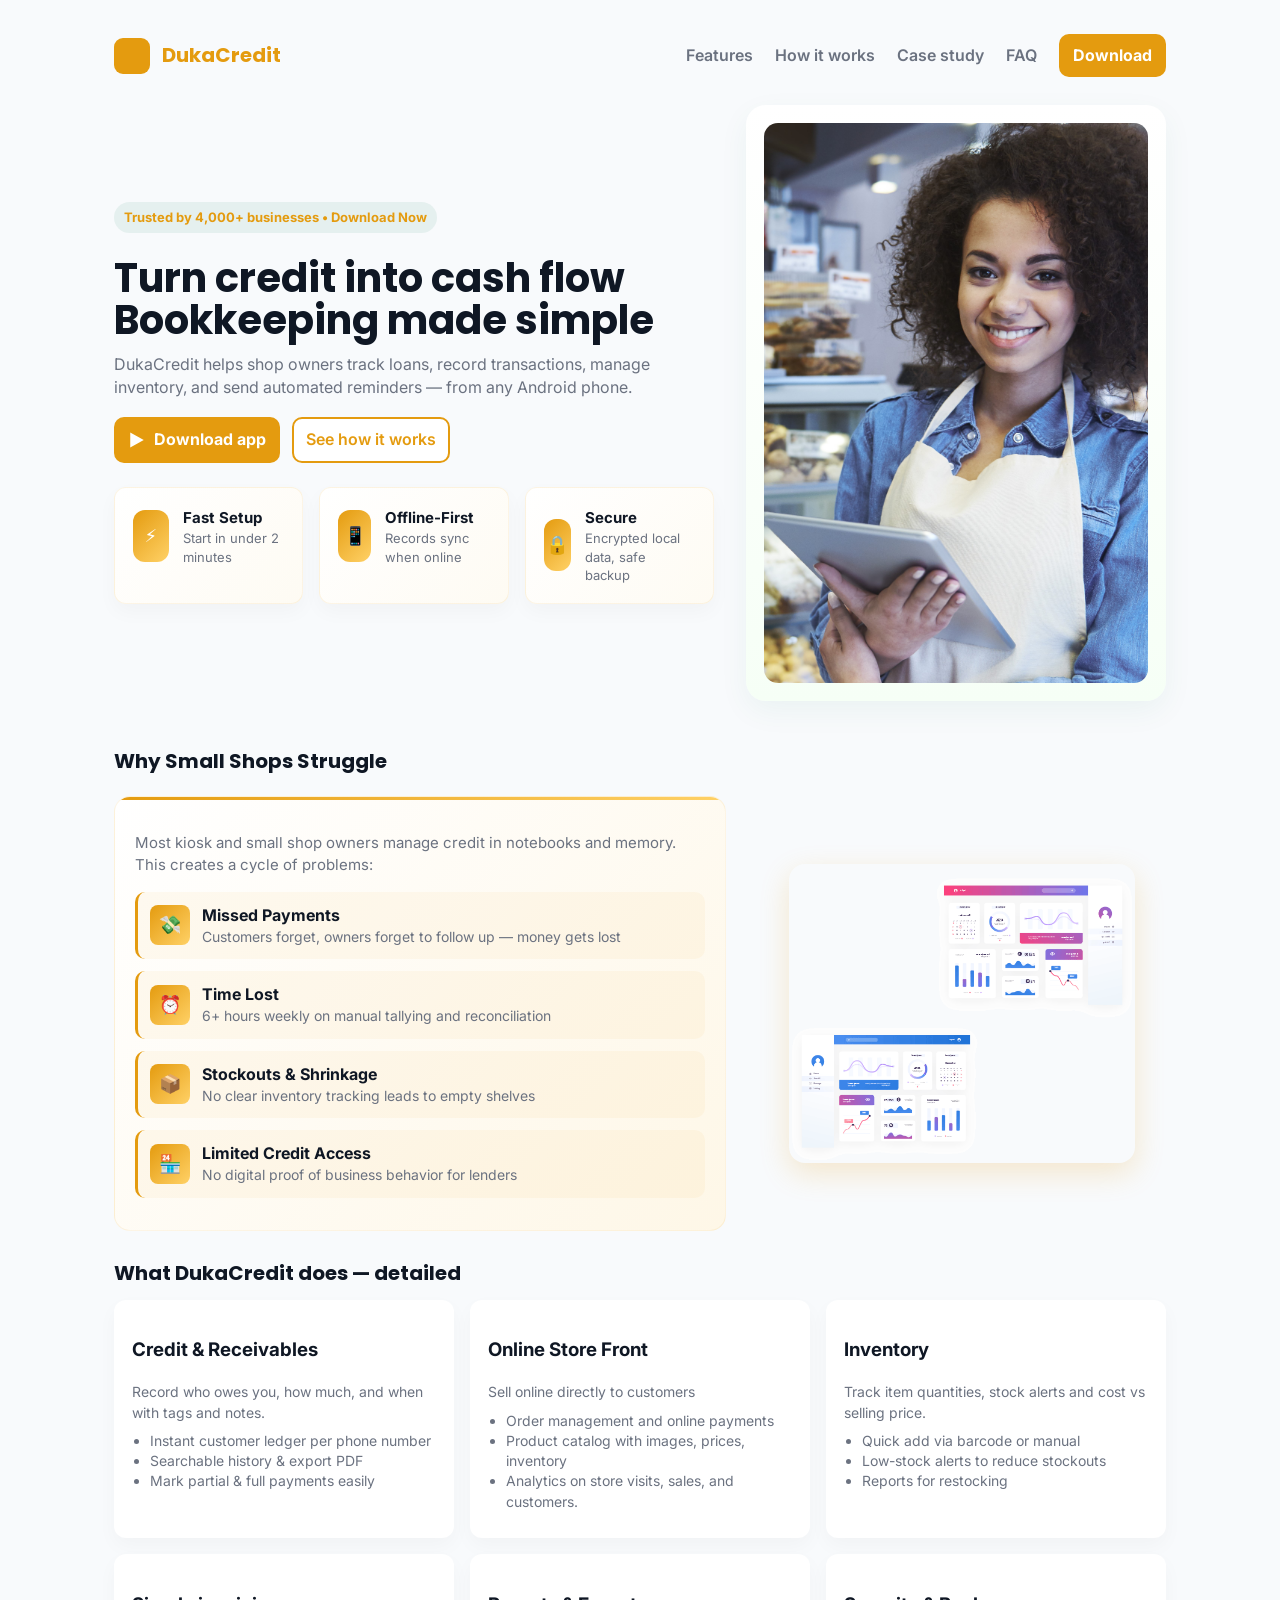
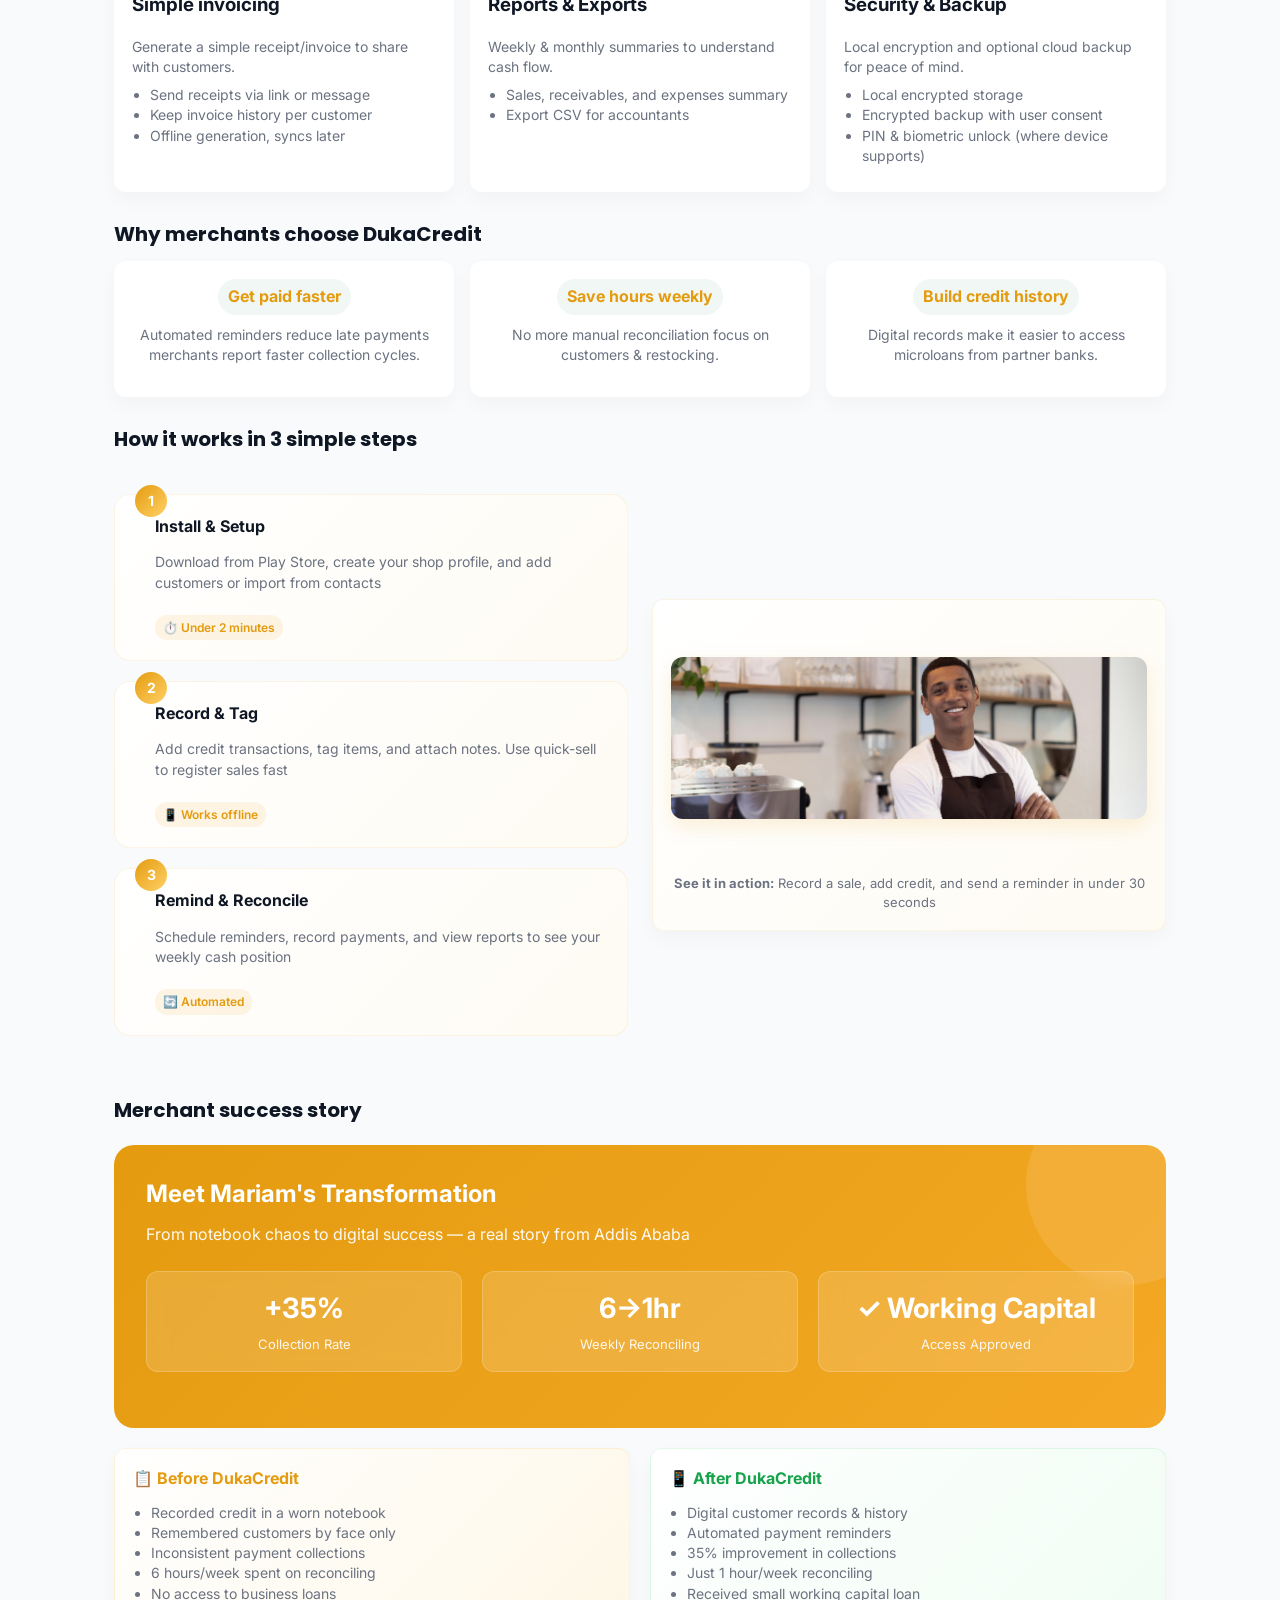
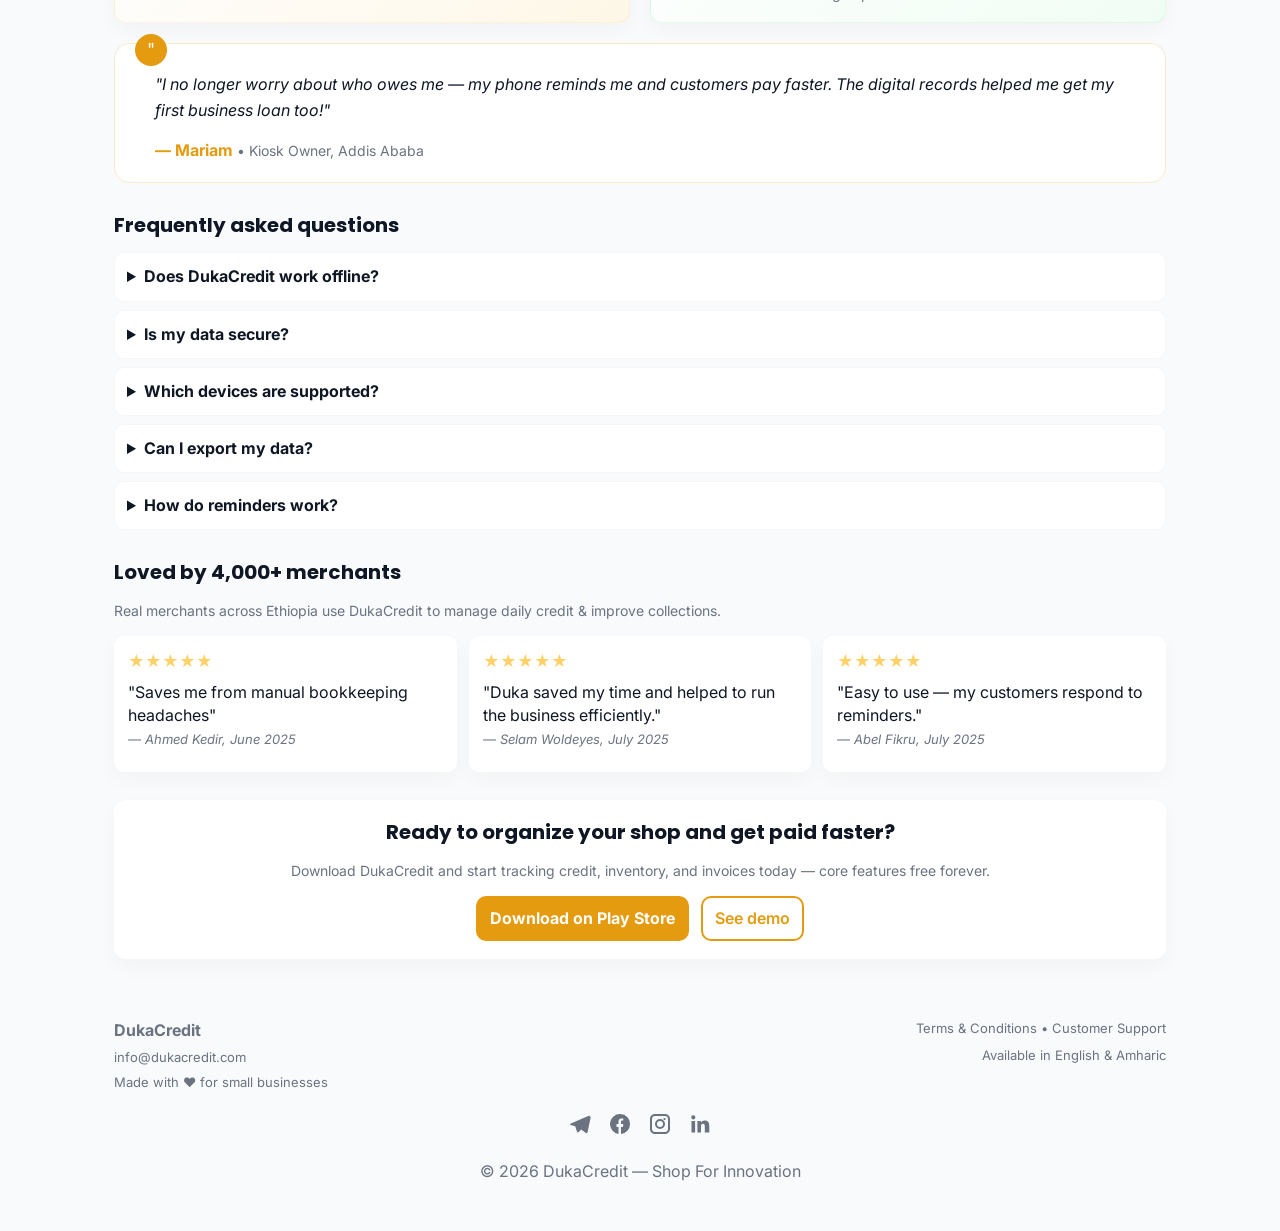
<file: index.html>
<!doctype html>
<html lang="en">
<head>
<meta charset="utf-8" />
<title> Duka Credit | Empowering Small Businesses </title>

<meta charset="utf-8">
<meta name="viewport" content="width=device-width, initial-scale=1.0">
<meta property="og:url" content="https://www.dukacredit.com" />
<meta property="og:type" content="website" />
        
<link rel="icon" type="image/png" href="images/base_logo.png">


<meta name="description" content="DukaCredit helps small shop owners track credit, manage inventory, and get paid faster. Free forever — designed for African micro and small businesses." />
<link rel="preconnect" href="https://fonts.gstatic.com" crossorigin>
<link href="https://fonts.googleapis.com/css2?family=Inter:wght@300;400;600&family=Poppins:wght@600;700&display=swap" rel="stylesheet">

<style>
  :root{
    --brand:#E49B0F;
    --accent:#FFD166;
    --dark:#0F1724;
    --muted:#6B7280;
    --bg:#F8FAFC;
    --card:#FFFFFF;
    --radius:12px;
    --max:1100px;
  }
  *{box-sizing:border-box}
  html,body{height:100%}
  body{font-family:Inter,system-ui,-apple-system,"Segoe UI",Roboto,Helvetica,Arial; margin:0; background:var(--bg); color:var(--dark); -webkit-font-smoothing:antialiased; line-height:1.45}
  .wrap{max-width:var(--max);margin:0 auto;padding:24px;}
  header{display:flex;align-items:center;justify-content:space-between;padding:10px 0;gap:12px}
  .logo{display:flex;gap:12px;align-items:center;font-family:Poppins,Inter;font-weight:700;color:var(--brand);font-size:20px}
  nav a{margin-left:18px;color:var(--muted);text-decoration:none;font-weight:600}
  .cta{background:var(--brand);color:white;padding:10px 14px;border-radius:10px;text-decoration:none;font-weight:700;display:inline-flex;align-items:center;gap:8px}
  .soft-cta{border:2px solid var(--brand);padding:9px 12px;border-radius:10px;background:white;color:var(--brand);text-decoration:none;font-weight:600}
  /* Hero */
  .hero{display:grid;grid-template-columns:1fr 420px;gap:32px;align-items:center;padding:18px 0}
  .eyebrow{display:inline-block;background:rgba(11,122,91,0.08);color:var(--brand);padding:6px 10px;border-radius:999px;font-weight:700;margin-bottom:16px;font-size:13px}
  h1{font-family:Poppins,Inter;font-size:40px;margin:8px 0 12px;line-height:1.05;color:var(--dark)}
  p.lead{color:var(--muted);margin:0 0 18px;font-size:16px}
  .actions{display:flex;gap:12px;flex-wrap:wrap}
  .phone-mock{background:linear-gradient(180deg,#fff,#f6fff6);border-radius:20px;padding:18px;box-shadow:0 10px 30px rgba(11,122,91,0.06);display:flex;justify-content:center;align-items:center}
  .screenshot{width:460px;height:560px;background:url('2.jpg') center/cover no-repeat;border-radius:14px}
  /* Grid utilities */
  .grid-3{display:grid;grid-template-columns:repeat(3,1fr);gap:16px}
  .card{background:var(--card);padding:18px;border-radius:12px;box-shadow:0 8px 20px rgba(15,23,36,0.03)}
  /* Enhanced feature highlights */
  .card:hover {
    transform: translateY(-2px);
    box-shadow: 0 12px 30px rgba(228,155,15,0.1);
  }
  .muted{color:var(--muted);font-size:14px}

  /* Enhanced Pain Section */
  .pain{display:flex;gap:32px;align-items:stretch;margin:20px 0}
  .pain .list{flex:1.2}
  .pain .visual{flex:0.8;display:flex;align-items:center;justify-content:center;position:relative}
  .pain-card{
    background:linear-gradient(135deg, #fff 0%, #fef7e7 100%);
    border:1px solid rgba(228,155,15,0.1);
    border-radius:16px;
    padding:20px;
    position:relative;
    overflow:hidden;
  }
  .pain-card::before{
    content:'';
    position:absolute;
    top:0;
    left:0;
    right:0;
    height:3px;
    background:linear-gradient(135deg, var(--brand) 0%, var(--accent) 100%);
  }
  .pain-stat{
    display:flex;
    align-items:center;
    gap:12px;
    margin:12px 0;
    padding:12px;
    background:rgba(228,155,15,0.05);
    border-radius:10px;
    border-left:3px solid var(--brand);
  }
  .pain-icon{
    width:40px;
    height:40px;
    border-radius:8px;
    background:linear-gradient(135deg, var(--brand) 0%, var(--accent) 100%);
    display:flex;
    align-items:center;
    justify-content:center;
    color:white;
    font-weight:bold;
    font-size:18px;
  }

  /* Enhanced How it Works */
  .how-step{
    position:relative;
    margin:20px 0;
    padding:20px;
    background:linear-gradient(135deg, #fff 0%, #fefbf3 100%);
    border-radius:16px;
    border:1px solid rgba(228,155,15,0.1);
    transition:all 0.3s ease;
  }
  .how-step:hover{
    transform:translateY(-2px);
    box-shadow:0 12px 30px rgba(228,155,15,0.1);
  }
  .step-number{
    position:absolute;
    top:-10px;
    left:20px;
    width:32px;
    height:32px;
    background:linear-gradient(135deg, var(--brand) 0%, var(--accent) 100%);
    border-radius:50%;
    display:flex;
    align-items:center;
    justify-content:center;
    color:white;
    font-weight:bold;
    font-size:14px;
  }
  .step-content{
    margin-left:20px;
  }
  .step-time{
    display:inline-block;
    background:rgba(228,155,15,0.1);
    color:var(--brand);
    padding:4px 8px;
    border-radius:12px;
    font-size:12px;
    font-weight:600;
    margin-top:8px;
  }

  /* Enhanced Success Story */
  .success-hero{
    background:linear-gradient(135deg, var(--brand) 0%, #f4a825 100%);
    color:white;
    border-radius:20px;
    padding:32px;
    margin:20px 0;
    position:relative;
    overflow:hidden;
  }
  .success-hero::before{
    content:'';
    position:absolute;
    top:0;
    right:0;
    width:200px;
    height:200px;
    background:rgba(255,255,255,0.1);
    border-radius:50%;
    transform:translate(60px, -60px);
  }
  .success-metrics{
    display:grid;
    grid-template-columns:repeat(3,1fr);
    gap:20px;
    margin:24px 0;
  }
  .success-metric{
    text-align:center;
    background:rgba(255,255,255,0.15);
    backdrop-filter:blur(10px);
    border-radius:12px;
    padding:16px;
    border:1px solid rgba(255,255,255,0.2);
  }
  .success-number{
    font-size:28px;
    font-weight:700;
    display:block;
    margin-bottom:4px;
  }
  .success-label{
    font-size:13px;
    opacity:0.9;
  }
  .quote-section{
    background:rgba(255,255,255,0.95);
    color:var(--dark);
    border-radius:16px;
    padding:20px;
    margin:20px 0;
    position:relative;
    border:1px solid rgba(228,155,15,0.2);
  }
  .quote-mark{
    position:absolute;
    top:-10px;
    left:20px;
    width:32px;
    height:32px;
    background:var(--brand);
    border-radius:50%;
    display:flex;
    align-items:center;
    justify-content:center;
    color:white;
    font-size:18px;
  }

  .feature-icon{width:52px;height:52px;border-radius:12px;background:linear-gradient(180deg,rgba(11,122,91,0.08),rgba(255,209,102,0.02));display:flex;align-items:center;justify-content:center;font-weight:700;color:var(--brand)}
  h2{font-family:Poppins,Inter;font-size:20px;margin:0 0 10px}
  ul.clean{padding-left:18px;margin:8px 0}
  /* case study */
  .case{display:grid;grid-template-columns:1fr 1fr;gap:18px;align-items:center}
  .case .metrics{display:flex;gap:12px;flex-wrap:wrap}
  .metric{background:linear-gradient(180deg,#fff,#fff);padding:12px;border-radius:10px;min-width:130px;text-align:center}
  .metric strong{display:block;font-size:20px;color:var(--brand)}
  /* Pricing */
  .pricing{display:grid;grid-template-columns:repeat(3,1fr);gap:14px;margin-top:12px}
  .price-card{border-radius:12px;padding:18px;background:linear-gradient(180deg,#fff,#fff);box-shadow:0 8px 20px rgba(15,23,36,0.03);text-align:center}
  .price {font-size:20px;font-weight:700;color:var(--brand);margin:8px 0}
  /* FAQ */
  .faq{display:grid;gap:8px}
  details{background:var(--card);padding:12px;border-radius:10px;border:1px solid rgba(15,23,36,0.03)}
  /* testimonials & trust */
  .trust{display:flex;gap:12px;align-items:center;flex-wrap:wrap}
  .logo-mini{height:34px;opacity:0.9}
  .testimonials{display:grid;grid-template-columns:repeat(3,1fr);gap:12px;margin-top:12px}
  .review{padding:14px;border-radius:10px;background:linear-gradient(180deg,#fff,#fff);box-shadow:0 8px 20px rgba(15,23,36,0.03)}
  /* footer */
  footer{margin-top:36px;padding:24px 0;color:var(--muted)}
  .footer-grid{display:flex;justify-content:space-between;gap:20px;flex-wrap:wrap}
  .small{font-size:13px}
  /* utility */
  .center{text-align:center}
  .pill{display:inline-flex;gap:10px;align-items:center;padding:6px 10px;border-radius:999px;background:rgba(11,122,91,0.06);color:var(--brand);font-weight:700}
  @media (max-width:1100px){:root{--max:940px}}
  @media (max-width:880px){
    .hero{grid-template-columns:1fr; text-align:center}
    nav{display:none}
    .phone-mock{margin:0 auto}
    .grid-3{grid-template-columns:1fr}
    .case{grid-template-columns:1fr}
    .pricing{grid-template-columns:1fr}
    .testimonials{grid-template-columns:1fr}
    .trust{justify-content:center}
    .pain{flex-direction:column;gap:20px}
    .success-metrics{grid-template-columns:1fr;gap:12px}
    .how-step{margin:16px 0}
  }
  /* focus styles */
  a:focus, button:focus {outline:3px solid rgba(11,122,91,0.14);outline-offset:2px}
</style>
</head>
<body>
  <div class="wrap">
    <header>
      <div class="logo" aria-label="DukaCredit brand">
        <svg width="36" height="36" viewBox="0 0 24 24" fill="none" aria-hidden><rect rx="6" width="24" height="24" fill="var(--brand)"/></svg>
        DukaCredit
      </div>

      <nav aria-label="Primary navigation">
        <a href="#features">Features</a>
        <a href="#how">How it works</a>
        <a href="#case">Case study</a>
        <a href="#faq">FAQ</a>
        <a class="cta" href="https://drive.google.com/file/d/1fRrSF2MbZfie0YDmbnVj4YCX3J4Oacnz/view?usp=drive_link" data-playstore>Download</a>
      </nav>
    </header>

    <!-- HERO -->
    <main role="main">
      <section class="hero" aria-labelledby="hero-heading">
        <div>
          <div class="eyebrow">Trusted by 4,000+ businesses • Download Now</div>
          <h1 id="hero-heading">Turn credit into cash flow  Bookkeeping made simple</h1>
          <p class="lead">DukaCredit helps shop owners track loans, record transactions, manage inventory, and send automated reminders — from any Android phone.</p>
          <div class="actions" role="group" aria-label="Primary CTAs">
            <a class="cta" href="https://play.google.com/store/apps/details?id=com.dukafi.dukacredit" data-playstore aria-label="Download DukaCredit">
              <svg width="18" height="18" viewBox="0 0 24 24" aria-hidden><path fill="#fff" d="M3 2l18 10-18 10V2z"/></svg>
              Download app
            </a>
            <a class="soft-cta" href="https://www.youtube.com/@Dukacredit">See how it works</a>
          </div>

          <!-- Enhanced quick feature highlights -->
          <div style="margin-top:24px" aria-hidden>
            <div class="grid-3">
              <div class="card" style="background:linear-gradient(135deg, #fff 0%, #fefbf3 100%);border:1px solid rgba(228,155,15,0.1);transition:all 0.3s ease">
                <div style="display:flex;gap:14px;align-items:center">
                  <div class="feature-icon" style="background:linear-gradient(135deg, var(--brand) 0%, var(--accent) 100%);color:white;font-size:18px">⚡</div>
                  <div>
                    <strong style="color:var(--dark);font-size:15px">Fast Setup</strong>
                    <div class="muted" style="font-size:13px">Start in under 2 minutes</div>
                  </div>
                </div>
              </div>
              <div class="card" style="background:linear-gradient(135deg, #fff 0%, #fefbf3 100%);border:1px solid rgba(228,155,15,0.1);transition:all 0.3s ease">
                <div style="display:flex;gap:14px;align-items:center">
                  <div class="feature-icon" style="background:linear-gradient(135deg, var(--brand) 0%, var(--accent) 100%);color:white;font-size:18px">📱</div>
                  <div>
                    <strong style="color:var(--dark);font-size:15px">Offline-First</strong>
                    <div class="muted" style="font-size:13px">Records sync when online</div>
                  </div>
                </div>
              </div>
              <div class="card" style="background:linear-gradient(135deg, #fff 0%, #fefbf3 100%);border:1px solid rgba(228,155,15,0.1);transition:all 0.3s ease">
                <div style="display:flex;gap:14px;align-items:center">
                  <div class="feature-icon" style="background:linear-gradient(135deg, var(--brand) 0%, var(--accent) 100%);color:white;font-size:18px">🔒</div>
                  <div>
                    <strong style="color:var(--dark);font-size:15px">Secure</strong>
                    <div class="muted" style="font-size:13px">Encrypted local data, safe backup</div>
                  </div>
                </div>
              </div>
            </div>
          </div>
        </div>

        <aside class="phone-mock" aria-hidden="true">
          <div class="screenshot" role="img" aria-label="DukaCredit mobile screenshot"></div>
        </aside>
      </section>

      <!-- ENHANCED PAIN POINTS -->
      <section style="margin-top:28px" aria-labelledby="pain-heading">
        <h2 id="pain-heading">Why Small Shops Struggle</h2>
        <div class="pain" role="region" aria-label="Problems small shops face">
          <div class="list">
            <div class="pain-card">
              <p class="muted" style="margin-bottom:16px;font-size:15px">Most kiosk and small shop owners manage credit in notebooks and memory. This creates a cycle of problems:</p>
              
              <div class="pain-stat">
                <div class="pain-icon">💸</div>
                <div>
                  <strong>Missed Payments</strong>
                  <div class="muted">Customers forget, owners forget to follow up — money gets lost</div>
                </div>
              </div>

              <div class="pain-stat">
                <div class="pain-icon">⏰</div>
                <div>
                  <strong>Time Lost</strong>
                  <div class="muted">6+ hours weekly on manual tallying and reconciliation</div>
                </div>
              </div>

              <div class="pain-stat">
                <div class="pain-icon">📦</div>
                <div>
                  <strong>Stockouts & Shrinkage</strong>
                  <div class="muted">No clear inventory tracking leads to empty shelves</div>
                </div>
              </div>

              <div class="pain-stat">
                <div class="pain-icon">🏪</div>
                <div>
                  <strong>Limited Credit Access</strong>
                  <div class="muted">No digital proof of business behavior for lenders</div>
                </div>
              </div>
            </div>
          </div>
          <div class="visual">
            <img src="4.png" alt="Illustration of messy ledger" style="max-width:85%;border-radius:16px;box-shadow:0 10px 30px rgba(228,155,15,0.2)">
          </div>
        </div>
      </section>

      <!-- FEATURES (DETAILED) -->
      <section id="features" style="margin-top:28px">
        <h2>What DukaCredit does — detailed</h2>
        <div style="margin-top:12px">
          <div class="grid-3" role="list">
            <div class="card" role="listitem" aria-labelledby="f1">
              <h3 id="f1">Credit & Receivables</h3>
              <div class="muted">Record who owes you, how much, and when with tags and notes.</div>
              <ul class="clean muted">
                <li>Instant customer ledger per phone number</li>
                <li>Searchable history & export PDF</li>
                <li>Mark partial & full payments easily</li>
              </ul>
            </div>

            <div class="card" role="listitem" aria-labelledby="f2">
              <h3 id="f2">Online Store Front</h3>
              <div class="muted"> Sell online directly to customers </div>
              <ul class="clean muted">
                <li>Order management and online payments</li>
                <li>Product catalog with images, prices, inventory</li>
                <li>Analytics on store visits, sales, and customers.</li>
              </ul>
            </div>

            <div class="card" role="listitem" aria-labelledby="f3">
              <h3 id="f3">Inventory</h3>
              <div class="muted">Track item quantities, stock alerts and cost vs selling price.</div>
              <ul class="clean muted">
                <li>Quick add via barcode or manual</li>
                <li>Low-stock alerts to reduce stockouts</li>
                <li>Reports for restocking</li>
              </ul>
            </div>

            <div class="card" role="listitem" aria-labelledby="f4">
              <h3 id="f4">Simple invoicing</h3>
              <div class="muted">Generate a simple receipt/invoice to share with customers.</div>
              <ul class="clean muted">
                <li>Send receipts via link or message</li>
                <li>Keep invoice history per customer</li>
                <li>Offline generation, syncs later</li>
              </ul>
            </div>

            <div class="card" role="listitem" aria-labelledby="f5">
              <h3 id="f5">Reports & Exports</h3>
              <div class="muted">Weekly & monthly summaries to understand cash flow.</div>
              <ul class="clean muted">
                <li>Sales, receivables, and expenses summary</li>
                <li>Export CSV for accountants</li>
              </ul>
            </div>

            <div class="card" role="listitem" aria-labelledby="f6">
              <h3 id="f6">Security & Backup</h3>
              <div class="muted">Local encryption and optional cloud backup for peace of mind.</div>
              <ul class="clean muted">
                <li>Local encrypted storage</li>
                <li>Encrypted backup with user consent</li>
                <li>PIN & biometric unlock (where device supports)</li>
              </ul>
            </div>
          </div>
        </div>
      </section>

      <!-- BENEFITS -->
      <section style="margin-top:28px" aria-labelledby="benefits-heading">
        <h2 id="benefits-heading">Why merchants choose DukaCredit</h2>
        <div style="margin-top:12px" class="grid-3" aria-hidden>
          <div class="card center">
            <div class="pill">Get paid faster</div>
            <p class="muted" style="margin-top:10px">Automated reminders reduce late payments merchants report faster collection cycles.</p>
          </div>
          <div class="card center">
            <div class="pill">Save hours weekly</div>
            <p class="muted" style="margin-top:10px">No more manual reconciliation focus on customers & restocking.</p>
          </div>
          <div class="card center">
            <div class="pill">Build credit history</div>
            <p class="muted" style="margin-top:10px">Digital records make it easier to access microloans from partner banks.</p>
          </div>
        </div>
      </section>

      <!-- ENHANCED HOW IT WORKS -->
      <section id="how" style="margin-top:28px" aria-labelledby="how-heading">
        <h2 id="how-heading">How it works in 3 simple steps</h2>
        <div style="margin-top:20px;display:grid;grid-template-columns:1fr 1fr;gap:24px;align-items:center">
          <div>
            <div class="how-step">
              <div class="step-number">1</div>
              <div class="step-content">
                <strong>Install & Setup</strong>
                <p class="muted">Download from Play Store, create your shop profile, and add customers or import from contacts</p>
                <span class="step-time">⏱️ Under 2 minutes</span>
              </div>
            </div>

            <div class="how-step">
              <div class="step-number">2</div>
              <div class="step-content">
                <strong>Record & Tag</strong>
                <p class="muted">Add credit transactions, tag items, and attach notes. Use quick-sell to register sales fast</p>
                <span class="step-time">📱 Works offline</span>
              </div>
            </div>

            <div class="how-step">
              <div class="step-number">3</div>
              <div class="step-content">
                <strong>Remind & Reconcile</strong>
                <p class="muted">Schedule reminders, record payments, and view reports to see your weekly cash position</p>
                <span class="step-time">🔄 Automated</span>
              </div>
            </div>
          </div>

          <div>
            <div class="card center" style="background:linear-gradient(135deg, #fff 0%, #fefbf3 100%);border:1px solid rgba(228,155,15,0.1);" aria-hidden>
              <div style="height:240px;display:flex;align-items:center;justify-content:center">
                <img src="6.jpg" alt="Demo showing app recording sale, adding credit, and sending reminder" style="max-width:100%;border-radius:12px;box-shadow:0 8px 20px rgba(228,155,15,0.15)">
              </div>
              <div class="muted" style="margin-top:16px;font-size:13px">
                <strong>See it in action:</strong> Record a sale, add credit, and send a reminder in under 30 seconds
              </div>
            </div>
          </div>
        </div>
      </section>

      <!-- ENHANCED SUCCESS STORY -->
      <section id="case" style="margin-top:40px" aria-labelledby="case-heading">
        <h2 id="case-heading">Merchant success story</h2>
        
        <div class="success-hero">
          <h3 style="margin:0 0 12px;font-size:24px">Meet Mariam's Transformation</h3>
          <p style="margin:0 0 20px;opacity:0.95;font-size:16px">From notebook chaos to digital success — a real story from Addis Ababa</p>
          
          <div class="success-metrics">
            <div class="success-metric">
              <span class="success-number">+35%</span>
              <span class="success-label">Collection Rate</span>
            </div>
            <div class="success-metric">
              <span class="success-number">6→1hr</span>
              <span class="success-label">Weekly Reconciling</span>
            </div>
            <div class="success-metric">
              <span class="success-number">✓ Working Capital</span>
              <span class="success-label">Access Approved</span>
            </div>
          </div>
        </div>

        <div style="display:grid;grid-template-columns:1fr 1fr;gap:20px;margin-top:20px">
          <div class="card" style="background:linear-gradient(135deg, #fff 0%, #fef7e7 100%);border:1px solid rgba(228,155,15,0.1);">
            <h4 style="margin:0 0 12px;color:var(--brand)">📋 Before DukaCredit</h4>
            <ul class="clean muted" style="margin:0">
              <li>Recorded credit in a worn notebook</li>
              <li>Remembered customers by face only</li>
              <li>Inconsistent payment collections</li>
              <li>6 hours/week spent on reconciling</li>
              <li>No access to business loans</li>
            </ul>
          </div>

          <div class="card" style="background:linear-gradient(135deg, #fff 0%, #f0fdf4 100%);border:1px solid rgba(34,197,94,0.1);">
            <h4 style="margin:0 0 12px;color:#16a34a">📱 After DukaCredit</h4>
            <ul class="clean muted" style="margin:0">
              <li>Digital customer records & history</li>
              <li>Automated payment reminders</li>
              <li>35% improvement in collections</li>
              <li>Just 1 hour/week reconciling</li>
              <li>Received small working capital loan</li>
            </ul>
          </div>
        </div>

        <div class="quote-section">
          <div class="quote-mark">"</div>
          <p style="margin:8px 0 16px;font-style:italic;font-size:16px;line-height:1.6;padding-left:20px">
            "I no longer worry about who owes me — my phone reminds me and customers pay faster. The digital records helped me get my first business loan too!"
          </p>
          <div style="padding-left:20px">
            <strong style="color:var(--brand)">— Mariam</strong>
            <span class="muted" style="font-size:14px"> • Kiosk Owner, Addis Ababa</span>
          </div>
        </div>
      </section>

      <!-- FAQ -->
      <section id="faq" style="margin-top:28px" aria-labelledby="faq-heading">
        <h2 id="faq-heading">Frequently asked questions</h2>
        <div class="faq" style="margin-top:12px">
          <details>
            <summary><strong>Does DukaCredit work offline?</strong></summary>
            <div class="muted" style="margin-top:8px">Yes core features are offline-first. Changes sync when your device reconnects to the internet.</div>
          </details>
          <details>
            <summary><strong>Is my data secure?</strong></summary>
            <div class="muted" style="margin-top:8px">Data is stored locally and encrypted. Optional cloud backup is encrypted and requires your consent.</div>
          </details>
          <details>
            <summary><strong>Which devices are supported?</strong></summary>
            <div class="muted" style="margin-top:8px">DukaCredit currently supports Android devices (Play Store). iOS support is planned.</div>
          </details>
          <details>
            <summary><strong>Can I export my data?</strong></summary>
            <div class="muted" style="margin-top:8px">Yes export customers & transactions as PDF for accountants or backups.</div>
          </details>
          <details>
            <summary><strong>How do reminders work?</strong></summary>
            <div class="muted" style="margin-top:8px">You can schedule reminders and choose templates. Reminders are sent via SMS/Telegram-like links depending on device support.</div>
          </details>
        </div>
      </section>

      <!-- TESTIMONIALS & TRUST -->
      <section style="margin-top:28px" aria-labelledby="social-proof">
        <h2 id="social-proof">Loved by 4,000+ merchants</h2>
        <p class="muted">Real merchants across Ethiopia use DukaCredit to manage daily credit & improve collections.</p>

        <div class="testimonials" style="margin-top:12px" aria-live="polite">
          <div class="review">
            <div style="font-weight:700;color:var(--accent)">★★★★★</div>
            <p style="margin:8px 0">"Saves me from manual bookkeeping headaches" <br><em class="small muted">— Ahmed Kedir, June 2025</em></p>
          </div>
          <div class="review">
            <div style="font-weight:700;color:var(--accent)">★★★★★</div>
            <p style="margin:8px 0">"Duka saved my time and helped to run the business efficiently." <br><em class="small muted">— Selam Woldeyes, July 2025</em></p>
          </div>
          <div class="review">
            <div style="font-weight:700;color:var(--accent)">★★★★★</div>
            <p style="margin:8px 0">"Easy to use — my customers respond to reminders." <br><em class="small muted">— Abel Fikru, July 2025</em></p>
          </div>
        </div>

      
      </section>

      <!-- FINAL CTA -->
      <section style="margin-top:28px" class="card center" aria-labelledby="final-cta">
        <h2 id="final-cta">Ready to organize your shop and get paid faster?</h2>
        <p class="muted">Download DukaCredit and start tracking credit, inventory, and invoices today — core features free forever.</p>
        <div style="margin-top:12px;display:flex;gap:12px;justify-content:center;flex-wrap:wrap">
          <a class="cta" href="https://play.google.com/store/apps/details?id=com.dukafi.dukacredit" data-playstore aria-label="Download DukaCredit on Play Store">Download on Play Store</a>
          <a class="soft-cta" href="https://www.youtube.com/@Dukacredit">See demo</a>
        </div>
      </section>
    </main>

    <!-- FOOTER -->
    <footer>
  

  <div class="footer-grid">
    <div>
      <div style="font-weight:700">DukaCredit</div>
      <div class="small" style="margin-top:6px">info@dukacredit.com</div>
      <div class="small muted" style="margin-top:6px">Made with ♥ for small businesses</div>
    </div>

    <div style="text-align:right">

      <div class="small"> 
        <a href="https://www.dukacredit.com/T&C.html" style="color:inherit;text-decoration:none">Terms & Conditions</a> • 
        <a href="https://t.me/dcmukerabot" style="color:inherit;text-decoration:none">Customer Support</a> 
      </div>
      <div style="margin-top:8px" class="small muted">Available in English & Amharic</div>
    </div>
  </div>

  <!-- Social media icons -->
 


  <div style="text-align:center;margin-top:20px;display:flex;justify-content:center;gap:16px">

    <a href="https://t.me/DukaCredit" target="_blank" aria-label="Telegram" style="color:var(--muted)">
      <svg xmlns="http://www.w3.org/2000/svg" width="24" height="24" fill="currentColor"><path d="M21.5 3.5 2.8 11.4c-1.2.5-1.2 1.2-.2 1.5l4.6 1.4 1.8 5.4c.2.5.4.7.8.7s.6-.2.8-.5l2.6-2.5 4.7 3.5c.9.5 1.5.2 1.7-.9l3-14.2c.3-1.2-.4-1.8-1.3-1.4z"/></svg>
    </a>

    <a href="https://www.facebook.com/61578739141669" target="_blank" aria-label="Facebook" style="color:var(--muted)">
      <svg xmlns="http://www.w3.org/2000/svg" width="24" height="24" fill="currentColor"><path d="M22 12a10 10 0 1 0-11.5 9.9v-7h-2v-3h2v-2.3c0-2 1.2-3.1 3-3.1.9 0 1.8.1 1.8.1v2h-1c-1 0-1.3.6-1.3 1.2V12h2.3l-.4 3h-1.9v7A10 10 0 0 0 22 12"/></svg>
    </a>
    <a href="https://www.instagram.com/dukacredit/" target="_blank" aria-label="Instagram" style="color:var(--muted)">
      <svg xmlns="http://www.w3.org/2000/svg" width="24" height="24" fill="currentColor"><path d="M7 2C4.2 2 2 4.2 2 7v10c0 2.8 2.2 5 5 5h10c2.8 0 5-2.2 5-5V7c0-2.8-2.2-5-5-5H7zm10 2c1.7 0 3 1.3 3 3v10c0 1.7-1.3 3-3 3H7c-1.7 0-3-1.3-3-3V7c0-1.7 1.3-3 3-3h10zm-5 3a5 5 0 1 0 0 10 5 5 0 0 0 0-10zm0 2a3 3 0 1 1 0 6 3 3 0 0 1 0-6zm4.5-3a1.1 1.1 0 1 0 0 2.2 1.1 1.1 0 0 0 0-2.2z"/></svg>
    </a>
    
    <a href="https://www.linkedin.com/company/duka-credit" target="_blank" aria-label="LinkedIn" style="color:var(--muted)">
      <svg xmlns="http://www.w3.org/2000/svg" width="24" height="24" fill="currentColor"><path d="M20.4 20.4h-3.6v-5.6c0-1.3 0-3-1.8-3s-2 1.4-2 2.9v5.7H9.4V9h3.4v1.6h.1c.5-1 1.8-2 3.7-2 4 0 4.7 2.6 4.7 6v5.8zM5.3 7.4a2.1 2.1 0 1 1 0-4.2 2.1 2.1 0 0 1 0 4.2zM7.1 20.4H3.5V9h3.6v11.4z"/></svg>
    </a>
  </div>

  <div style="text-align:center;margin-top:18px;color:var(--muted)">© <span id="year"></span> DukaCredit — Shop For Innovation</div>


  </div>

<script>
  // set current year
  document.getElementById('year').textContent = new Date().getFullYear();

  // Fill playstore links; replace with real url
  document.querySelectorAll('[data-playstore]').forEach(el=>{
    const href = 'https://play.google.com/store/apps/details?id=com.dukafi.dukacredit'; // <-- REPLACE HERE
    if(el.tagName.toLowerCase() === 'a'){ el.href = href; el.target = '_blank'; el.rel = 'noopener'; }
  });

  // Small accessibility: allow keyboard to open details via Enter when focused
  document.querySelectorAll('summary').forEach(s=>{
    s.tabIndex = 0;
    s.addEventListener('keydown', (e)=>{
      if(e.key === 'Enter' || e.key === ' '){
        e.preventDefault();
        s.parentElement.open = !s.parentElement.open;
      }
    });
  });
</script>
</body>

</html>
</file>
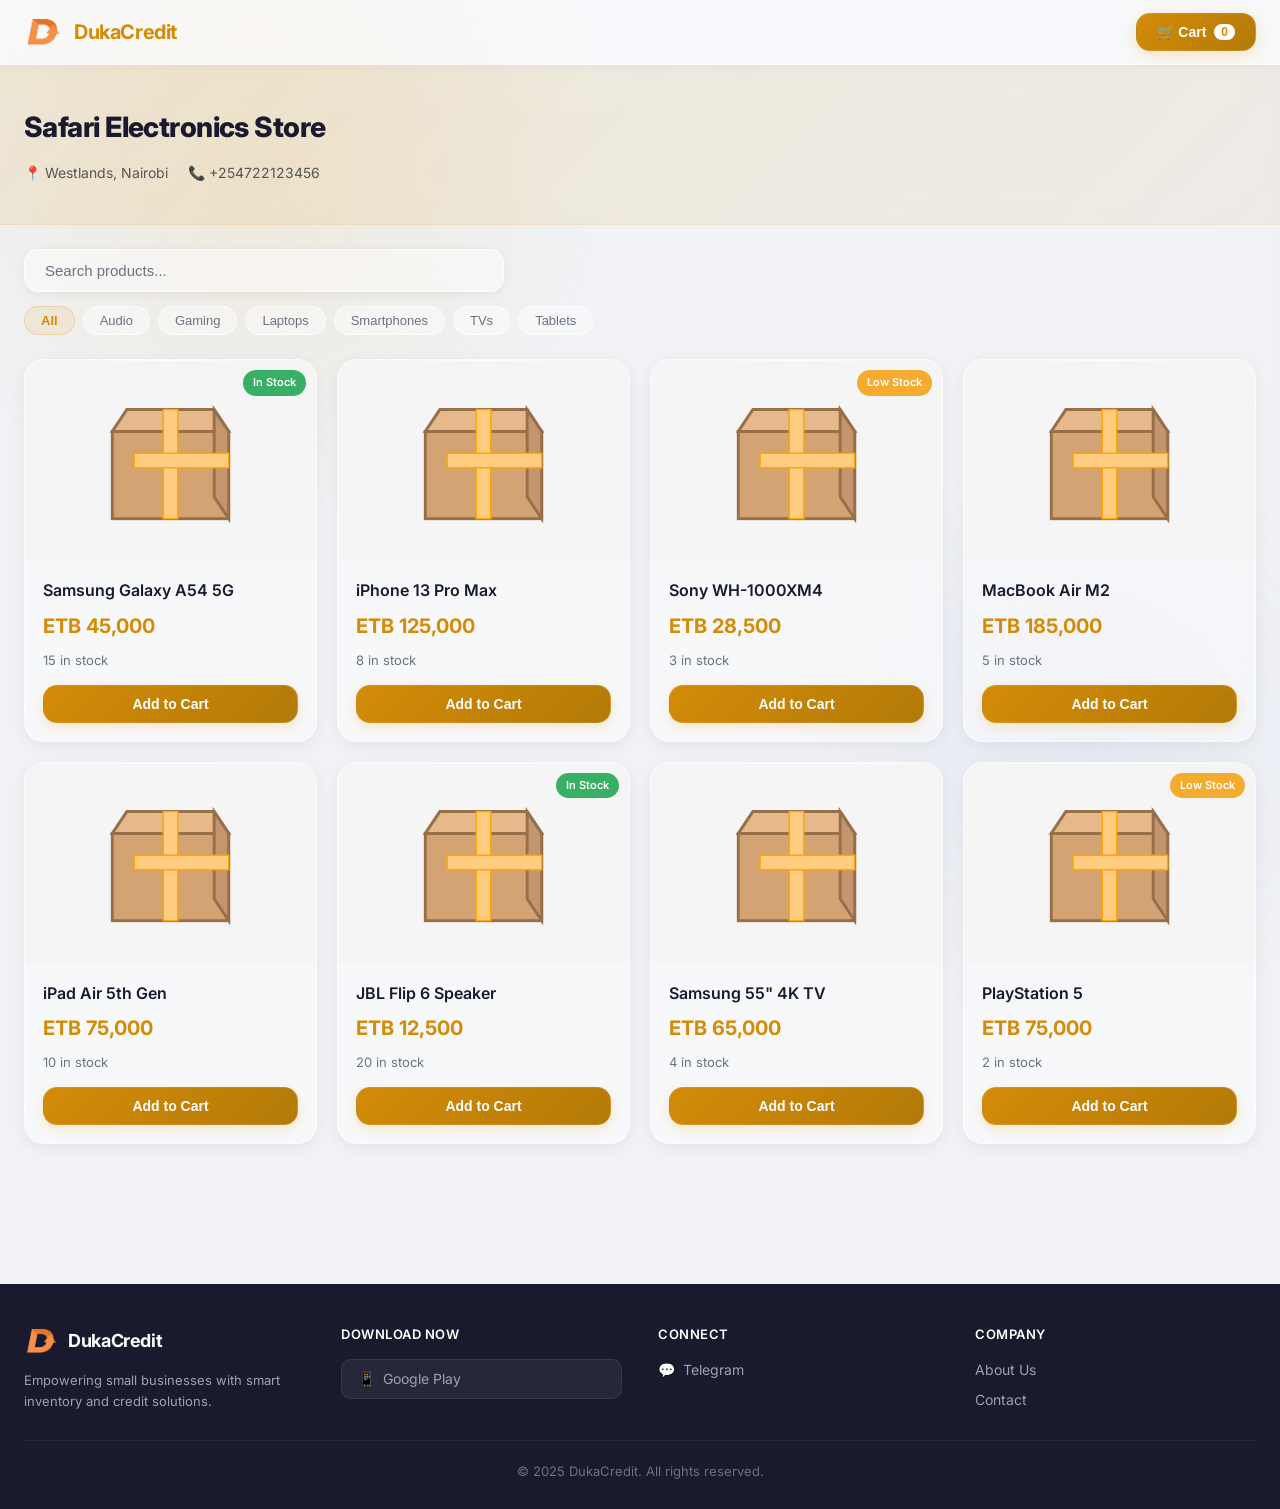
<file: inventory/index.html>
<!DOCTYPE html>
<html lang="en">
<head>
    <meta charset="UTF-8">
    <meta name="viewport" content="width=device-width, initial-scale=1.0">
    <meta name="description" content="Browse and shop from your favorite DukaCredit merchant. Easy online ordering with delivery.">
    <link rel="icon" href="../assets/images/logo.png" type="image/png">
    <title>DukaCredit Store</title>
    <link href="https://fonts.googleapis.com/css2?family=Inter:wght@400;500;600;700;800&display=swap" rel="stylesheet">
    <link rel="stylesheet" href="styles.css">
</head>
<body>
    <!-- Navigation -->
    <nav class="navbar">
        <div class="nav-container">
            <div class="nav-brand">
                <img src="../assets/images/logo.png" alt="DukaCredit logo" class="logo">
                <span class="brand-name">DukaCredit</span>
            </div>
            <button class="cart-btn" onclick="toggleCart()" aria-label="Open shopping cart">
                🛒 Cart <span class="cart-count" id="cartCount">0</span>
            </button>
        </div>
    </nav>

    <!-- Loading State -->
    <div id="loadingState" class="loading" role="status" aria-live="polite">
        <div class="spinner" aria-hidden="true"></div>
        <p>Loading store...</p>
    </div>

    <!-- Error State -->
    <div id="errorState" class="error-container" style="display: none;" role="alert">
        <h2>⚠️ Store Not Found</h2>
        <p id="errorMessage">The store you're looking for doesn't exist or the link is invalid.</p>
        <button onclick="location.reload()">Try Again</button>
    </div>

    <!-- Main Content -->
    <div id="mainContent" style="display: none;">
        <!-- Store Header -->
        <div class="store-header">
            <div class="store-header-content">
                <h1 class="store-name" id="storeName">Loading...</h1>
                <div class="store-meta">
                    <span id="storeLocation">📍 Loading...</span>
                    <span id="storePhone">📞 Loading...</span>
                </div>
            </div>
        </div>

        <!-- Search & Category Filters -->
        <div class="search-container">
            <input type="text" class="search-input" id="searchInput" placeholder="Search products..." aria-label="Search products">
            <div class="category-filters" id="categoryFilters" role="tablist" aria-label="Filter by category"></div>
        </div>

        <!-- Main Container -->
        <div class="main-container">
            <div class="products-grid" id="productsGrid"></div>
            <div id="emptyState" class="empty-state" style="display: none;">
                <h2>📦 No Products Available</h2>
                <p>This store doesn't have any products listed yet.</p>
            </div>
        </div>

        <!-- Footer -->
        <footer class="footer">
            <div class="footer-content">
                <div class="footer-brand">
                    <div class="footer-logo">
                        <img src="../assets/images/logo.png" alt="DukaCredit logo" class="logo">
                        <span class="brand-name">DukaCredit</span>
                    </div>
                    <p>Empowering small businesses with smart inventory and credit solutions.</p>
                </div>

                <div class="footer-section">
                    <h4>Download Now</h4>
                    <div class="footer-links">
                        <a href="https://play.google.com/store/apps/details?id=com.dukafi.dukacredit" class="app-button">
                            <span>📱</span>
                            <span>Google Play</span>
                        </a>
                    </div>
                </div>

                <div class="footer-section">
                    <h4>Connect</h4>
                    <div class="footer-links">
                        <a href="https://t.me/DukaCredit">
                            <span>💬</span>
                            <span>Telegram</span>
                        </a>
                    </div>
                </div>

                <div class="footer-section">
                    <h4>Company</h4>
                    <div class="footer-links">
                        <a href="https://www.dukacredit.com/">About Us</a>
                        <a href="https://t.me/dcmukerabot">Contact</a>
                    </div>
                </div>
            </div>

            <div class="footer-bottom">
                © 2025 DukaCredit. All rights reserved.
            </div>
        </footer>
    </div>

    <!-- Cart Overlay -->
    <div class="cart-overlay" id="cartOverlay" onclick="toggleCart()"></div>

    <!-- Cart Sidebar -->
    <div class="cart-sidebar" id="cartSidebar" role="complementary" aria-label="Shopping cart">
        <div class="cart-header">
            <h2>Shopping Cart</h2>
            <button class="close-btn" onclick="toggleCart()" aria-label="Close cart">✕</button>
        </div>
        <div class="cart-items" id="cartItems"></div>
        <div class="cart-footer">
            <div class="cart-total">
                <span>Total:</span>
                <span id="cartTotal">ETB 0</span>
            </div>
            <button class="checkout-btn" id="checkoutBtn" onclick="openCheckout()">Proceed to Checkout</button>
            <button class="clear-cart-btn" onclick="clearCart()">Clear Cart</button>
        </div>
    </div>

    <!-- Checkout Modal -->
    <div class="modal" id="checkoutModal" role="dialog" aria-modal="true" aria-label="Checkout">
        <div class="modal-content">
            <!-- Checkout Form View -->
            <div id="checkoutFormView">
                <div class="modal-header">
                    <h2>Checkout</h2>
                    <button class="close-btn" onclick="closeCheckout()" aria-label="Close checkout">✕</button>
                </div>
                <div class="modal-body">
                    <form id="checkoutForm">
                        <div class="form-group">
                            <label for="customerName">Full Name *</label>
                            <input type="text" id="customerName" required>
                        </div>
                        <div class="form-group">
                            <label for="customerPhone">Phone Number *</label>
                            <input type="tel" id="customerPhone" placeholder="+251..." required>
                        </div>
                        <div class="form-group">
                            <label for="customerEmail">Email (Optional)</label>
                            <input type="email" id="customerEmail">
                        </div>
                        <div class="form-group">
                            <label for="deliveryAddress">Delivery Address</label>
                            <textarea id="deliveryAddress" rows="3" placeholder="Enter your delivery address..."></textarea>
                        </div>
                        <div class="order-summary">
                            <h3>Order Summary</h3>
                            <div id="orderSummary"></div>
                            <div class="order-summary-row" style="margin-top: 12px; padding-top: 12px; border-top: 1px solid rgba(0,0,0,0.06);">
                                <span>Subtotal:</span>
                                <span id="orderSubtotal">ETB 0</span>
                            </div>
                            <div class="order-summary-row">
                                <span>VAT (15%):</span>
                                <span id="orderVAT">ETB 0</span>
                            </div>
                            <div class="order-summary-total">
                                <span>Total Amount:</span>
                                <span id="orderTotal">ETB 0</span>
                            </div>
                        </div>
                        <button type="submit" class="submit-btn" id="submitBtn">Submit Order</button>
                    </form>
                </div>
            </div>

            <!-- Order Confirmation View (hidden by default) -->
            <div id="orderConfirmationView" style="display: none;">
                <div class="modal-header">
                    <h2>Order Placed</h2>
                    <button class="close-btn" onclick="closeCheckout()" aria-label="Close confirmation">✕</button>
                </div>
                <div class="order-confirmation">
                    <div class="confirmation-icon">✓</div>
                    <h2>Order Submitted!</h2>
                    <p>Your order has been sent to the merchant.</p>
                    <p>They will contact you to arrange delivery.</p>
                    <div class="order-number" id="confirmationOrderNumber">ORD-000000</div>
                    <p>Save this order number for your reference.</p>
                    <button class="continue-btn" onclick="closeCheckout()">Continue Shopping</button>
                </div>
            </div>
        </div>
    </div>

    <!-- Toast Container -->
    <div class="toast-container" id="toastContainer" aria-live="polite"></div>

    <script>
        // Configuration
        const CONFIG = {
            FUNCTIONS_URL: 'https://jtyyzzcpsufcfubrarlq.supabase.co/functions/v1',
            SMS_API: {
                url: "https://api.afromessage.com/api/send",
                token: "eyJhbGciOiJIUzI1NiJ9.eyJpZGVudGlmaWVyIjoibUdRTGpNTVNEdXdPMUJnMWNXcmt4Q3ExTnZLelkzWFoiLCJleHAiOjE5MDg4ODM0NDgsImlhdCI6MTc1MTExNzA0OCwianRpIjoiMzliNTkzMzUtNzA3MC00NmM2LTkzNWMtMDA4MGM2OGNmMTU4In0.2iSvBG6RVxu29wXomudQcZN4qFfeJEWFfiAX2yUHwYU",
                sender: "Duka"
            },
            VAT_RATE: 0.15,
            DEFAULT_PRODUCT_IMAGE: '[data-uri]'
        };

        // Global State
        const AppState = {
            currentMerchantId: null,
            currentMerchant: null,
            products: [],
            filteredProducts: [],
            cart: [],
            isLoading: false,
            isDemoMode: false,
            activeCategory: 'all'
        };

        // Utility Functions
        const Utils = {
            escapeHtml(text) {
                const map = {
                    '&': '&amp;',
                    '<': '&lt;',
                    '>': '&gt;',
                    '"': '&quot;',
                    "'": '&#039;'
                };
                return (text || '').toString().replace(/[&<>"']/g, m => map[m]);
            },

            formatCurrency(amount, currency = 'ETB') {
                return `${currency} ${Math.round(amount).toLocaleString()}`;
            },

            generateOrderNumber() {
                return "ORD-" + Math.floor(100000 + Math.random() * 900000);
            },

            log(message, data = null) {
                console.log(`[DukaCredit] ${message}`, data || '');
            },

            error(message, error = null) {
                console.error(`[DukaCredit] ${message}`, error || '');
            },

            showToast(message, type = 'success', duration = 3000) {
                const container = document.getElementById('toastContainer');
                const toast = document.createElement('div');
                toast.className = `toast ${type === 'error' ? 'error' : type === 'warning' ? 'warning' : ''}`;
                toast.textContent = message;
                container.appendChild(toast);

                setTimeout(() => {
                    toast.classList.add('removing');
                    toast.addEventListener('animationend', () => {
                        if (toast.parentNode) toast.parentNode.removeChild(toast);
                    });
                }, duration);
            },

            getUrlParams() {
                const params = new URLSearchParams(window.location.search);
                return {
                    merchantId: params.get('m_id') || params.get('id'),
                    demo: params.get('demo') === 'true',
                    debug: params.get('debug') === 'true'
                };
            }
        };

        // API Services
        const SupabaseService = {
            async init() {
                return true; // no client-side SDK needed
            },

            async testConnection() {
                try {
                    const res = await fetch(`${CONFIG.FUNCTIONS_URL}/get-store`, {
                        method: 'POST',
                        headers: { 'Content-Type': 'application/json' },
                        body: JSON.stringify({ merchantId: 'ping' })
                    });
                    return res.status !== 0; // any HTTP response means the function is reachable
                } catch {
                    return false;
                }
            },

            async getStore(merchantId) {
                const res = await fetch(`${CONFIG.FUNCTIONS_URL}/get-store`, {
                    method: 'POST',
                    headers: { 'Content-Type': 'application/json' },
                    body: JSON.stringify({ merchantId })
                });

                const data = await res.json();

                if (!res.ok) {
                    throw new Error(data.error || 'Failed to load store');
                }

                return data; // { merchant, inventory }
            },

            async createOrder(orderPayload) {
                const res = await fetch(`${CONFIG.FUNCTIONS_URL}/place-order`, {
                    method: 'POST',
                    headers: { 'Content-Type': 'application/json' },
                    body: JSON.stringify(orderPayload)
                });

                const data = await res.json();

                if (!res.ok) {
                    throw new Error(data.error || 'Order failed');
                }

                return data; // { success, orderId }
            }
        };

        const SMSService = {
            async send(phoneNumber, message) {
                try {
                    const cleanPhone = phoneNumber.replace(/^\+/, '');
                    const params = new URLSearchParams({
                        sender: CONFIG.SMS_API.sender,
                        to: cleanPhone,
                        message: message
                    });

                    const response = await fetch(`${CONFIG.SMS_API.url}?${params}`, {
                        method: 'GET',
                        headers: {
                            'Authorization': `Bearer ${CONFIG.SMS_API.token}`
                        }
                    });

                    let responseData;
                    try {
                        responseData = await response.json();
                    } catch {
                        responseData = { text: await response.text() };
                    }

                    const success = response.ok || response.status === 200;

                    if (success) {
                        Utils.log('SMS sent successfully');
                        return { success: true, data: responseData };
                    } else {
                        Utils.error('SMS failed', responseData);
                        return { success: false, error: responseData };
                    }
                } catch (error) {
                    Utils.error('SMS error', error);
                    return { success: false, error: error.message };
                }
            }
        };

        // UI Controllers
        const UIController = {
            showLoading() {
                document.getElementById('loadingState').style.display = 'block';
                document.getElementById('errorState').style.display = 'none';
                document.getElementById('mainContent').style.display = 'none';
            },

            showError(message) {
                document.getElementById('loadingState').style.display = 'none';
                document.getElementById('errorState').style.display = 'block';
                document.getElementById('mainContent').style.display = 'none';
                document.getElementById('errorMessage').textContent = message;
            },

            showMain() {
                document.getElementById('loadingState').style.display = 'none';
                document.getElementById('errorState').style.display = 'none';
                document.getElementById('mainContent').style.display = 'block';
            },

            updateStoreHeader(merchant) {
                document.getElementById('storeName').textContent =
                    merchant.business_name || merchant.display_name || 'Store';
                document.getElementById('storeLocation').textContent =
                    `📍 ${merchant.location || merchant.address || 'Location'}`;
                document.getElementById('storePhone').textContent =
                    `📞 ${merchant.phone || merchant.contact || 'Contact'}`;
            },

            renderProducts() {
                const grid = document.getElementById('productsGrid');
                const emptyState = document.getElementById('emptyState');

                if (AppState.filteredProducts.length === 0) {
                    grid.style.display = 'none';
                    emptyState.style.display = 'block';
                    return;
                }

                grid.style.display = 'grid';
                emptyState.style.display = 'none';

                grid.innerHTML = AppState.filteredProducts.map(product => {
                    const name = product.name || product.product_name || 'Unnamed Product';
                    const price = product.sales_price || product.selling_price || product.price || 0;
                    const stock = product.stock_quantity || 10;
                    const currency = product.currency || 'ETB';

                    const cartItem = AppState.cart.find(item => item.id === product.id);
                    const cartQty = cartItem ? cartItem.quantity : 0;
                    const inCartClass = cartQty > 0 ? ' in-cart' : '';

                    let badge = '';
                    if (stock === 0) {
                        badge = '<span class="product-badge badge-error">Out of Stock</span>';
                    } else if (stock <= 3) {
                        badge = '<span class="product-badge badge-warning">Low Stock</span>';
                    } else if (stock > 10) {
                        badge = '<span class="product-badge badge-success">In Stock</span>';
                    }

                    return `
                        <div class="product-card">
                            <div class="product-image">
                                ${badge}
                                <img src="${product.url || CONFIG.DEFAULT_PRODUCT_IMAGE}"
                                     alt="${Utils.escapeHtml(name)}"
                                     loading="lazy"
                                     onerror="this.onerror=null; this.src='${CONFIG.DEFAULT_PRODUCT_IMAGE}';">
                            </div>
                            <div class="product-info">
                                <h3 class="product-name">${Utils.escapeHtml(name)}</h3>
                                <div class="product-price">${Utils.formatCurrency(price, currency)}</div>
                                <div class="product-stock">${stock > 0 ? `${stock} in stock` : 'Out of stock'}</div>
                                <button class="add-to-cart-btn${inCartClass}"
                                        data-product-id="${product.id}"
                                        onclick="CartController.addItem('${product.id}')"
                                        ${stock === 0 ? 'disabled' : ''}
                                        aria-label="${cartQty > 0 ? `${Utils.escapeHtml(name)} in cart, quantity ${cartQty}` : `Add ${Utils.escapeHtml(name)} to cart`}">
                                    ${cartQty > 0 ? `In Cart (${cartQty})` : 'Add to Cart'}
                                </button>
                            </div>
                        </div>
                    `;
                }).join('');
            },

            // Optimized: update only the specific product button instead of full re-render
            updateProductButton(productId) {
                const btn = document.querySelector(`[data-product-id="${productId}"]`);
                if (!btn) return;

                const product = AppState.products.find(p => p.id === productId);
                if (!product) return;

                const name = product.name || product.product_name || 'Unnamed Product';
                const cartItem = AppState.cart.find(item => item.id === productId);
                const cartQty = cartItem ? cartItem.quantity : 0;

                if (cartQty > 0) {
                    btn.classList.add('in-cart');
                    btn.textContent = `In Cart (${cartQty})`;
                    btn.setAttribute('aria-label', `${name} in cart, quantity ${cartQty}`);
                } else {
                    btn.classList.remove('in-cart');
                    btn.textContent = 'Add to Cart';
                    btn.setAttribute('aria-label', `Add ${name} to cart`);
                }
            },

            renderCart() {
                const cartCount = document.getElementById('cartCount');
                const cartItems = document.getElementById('cartItems');
                const cartTotal = document.getElementById('cartTotal');
                const checkoutBtn = document.getElementById('checkoutBtn');

                const totalItems = AppState.cart.reduce((sum, item) => sum + item.quantity, 0);
                const totalPrice = AppState.cart.reduce((sum, item) => sum + (item.price * item.quantity), 0);
                const currency = AppState.cart[0]?.currency || 'ETB';

                cartCount.textContent = totalItems;
                cartTotal.textContent = Utils.formatCurrency(totalPrice, currency);

                if (AppState.cart.length === 0) {
                    cartItems.innerHTML = '<div class="empty-cart">🛒<br>Your cart is empty</div>';
                    checkoutBtn.disabled = true;
                } else {
                    cartItems.innerHTML = AppState.cart.map(item => `
                        <div class="cart-item">
                            <div class="cart-item-name">${Utils.escapeHtml(item.name)}</div>
                            <div class="cart-item-price">${Utils.formatCurrency(item.price, item.currency)} each</div>
                            <div class="cart-item-controls">
                                <div class="quantity-controls">
                                    <button class="quantity-btn" onclick="CartController.updateQuantity('${item.id}', -1)" aria-label="Decrease quantity">-</button>
                                    <span>${item.quantity}</span>
                                    <button class="quantity-btn" onclick="CartController.updateQuantity('${item.id}', 1)" aria-label="Increase quantity">+</button>
                                </div>
                                <button class="remove-btn" onclick="CartController.removeItem('${item.id}')" aria-label="Remove ${Utils.escapeHtml(item.name)} from cart">Remove</button>
                            </div>
                        </div>
                    `).join('');
                    checkoutBtn.disabled = false;
                }
            },

            toggleCart() {
                const sidebar = document.getElementById('cartSidebar');
                const overlay = document.getElementById('cartOverlay');
                sidebar.classList.toggle('open');
                overlay.classList.toggle('open');
            },

            openCheckout() {
                if (AppState.cart.length === 0) return;

                const subtotal = AppState.cart.reduce((sum, item) => sum + (item.price * item.quantity), 0);
                const vat = subtotal * CONFIG.VAT_RATE;
                const total = subtotal + vat;
                const currency = AppState.cart[0]?.currency || 'ETB';

                document.getElementById('orderSummary').innerHTML = AppState.cart.map(item => `
                    <div class="order-summary-row">
                        <span>${Utils.escapeHtml(item.name)} × ${item.quantity}</span>
                        <span>${Utils.formatCurrency(item.price * item.quantity, item.currency)}</span>
                    </div>
                `).join('');

                document.getElementById('orderSubtotal').textContent = Utils.formatCurrency(subtotal, currency);
                document.getElementById('orderVAT').textContent = Utils.formatCurrency(vat, currency);
                document.getElementById('orderTotal').textContent = Utils.formatCurrency(total, currency);

                // Show form, hide confirmation
                document.getElementById('checkoutFormView').style.display = 'block';
                document.getElementById('orderConfirmationView').style.display = 'none';

                const modal = document.getElementById('checkoutModal');
                modal.classList.add('open');
                this.toggleCart();
                FocusTrap.activate(modal);
            },

            closeCheckout() {
                const modal = document.getElementById('checkoutModal');
                modal.classList.remove('open');
                FocusTrap.deactivate();
                // Reset to form view for next time
                document.getElementById('checkoutFormView').style.display = 'block';
                document.getElementById('orderConfirmationView').style.display = 'none';
            },

            showOrderConfirmation(orderNumber) {
                document.getElementById('checkoutFormView').style.display = 'none';
                document.getElementById('orderConfirmationView').style.display = 'block';
                document.getElementById('confirmationOrderNumber').textContent = orderNumber;
            }
        };

        // Focus Trap for Modal Accessibility
        const FocusTrap = {
            _active: false,
            _element: null,
            _handler: null,

            activate(element) {
                this._element = element;
                this._active = true;
                this._handler = (e) => {
                    if (e.key === 'Escape') {
                        UIController.closeCheckout();
                        return;
                    }
                    if (e.key !== 'Tab') return;

                    const focusable = element.querySelectorAll(
                        'button:not([disabled]), input:not([disabled]), textarea:not([disabled]), [tabindex]:not([tabindex="-1"])'
                    );
                    if (focusable.length === 0) return;

                    const first = focusable[0];
                    const last = focusable[focusable.length - 1];

                    if (e.shiftKey) {
                        if (document.activeElement === first) {
                            e.preventDefault();
                            last.focus();
                        }
                    } else {
                        if (document.activeElement === last) {
                            e.preventDefault();
                            first.focus();
                        }
                    }
                };
                document.addEventListener('keydown', this._handler);
            },

            deactivate() {
                this._active = false;
                this._element = null;
                if (this._handler) {
                    document.removeEventListener('keydown', this._handler);
                    this._handler = null;
                }
            }
        };

        // Category Filter Controller
        const CategoryController = {
            init() {
                this.render();
            },

            getCategories() {
                const categories = new Set();
                AppState.products.forEach(p => {
                    const cat = p.category || 'Other';
                    categories.add(cat);
                });
                return ['All', ...Array.from(categories).sort()];
            },

            render() {
                const container = document.getElementById('categoryFilters');
                const categories = this.getCategories();

                if (categories.length <= 2) {
                    container.style.display = 'none';
                    return;
                }

                container.innerHTML = categories.map(cat => {
                    const isActive = (cat === 'All' && AppState.activeCategory === 'all') ||
                                     cat.toLowerCase() === AppState.activeCategory;
                    return `<button class="category-chip${isActive ? ' active' : ''}"
                                   role="tab"
                                   aria-selected="${isActive}"
                                   onclick="CategoryController.select('${cat}')">${Utils.escapeHtml(cat)}</button>`;
                }).join('');
            },

            select(category) {
                AppState.activeCategory = category === 'All' ? 'all' : category.toLowerCase();

                if (AppState.activeCategory === 'all') {
                    AppState.filteredProducts = [...AppState.products];
                } else {
                    AppState.filteredProducts = AppState.products.filter(p => {
                        return (p.category || 'other').toLowerCase() === AppState.activeCategory;
                    });
                }

                // Also apply search filter if there's a search term
                const searchTerm = document.getElementById('searchInput').value.toLowerCase().trim();
                if (searchTerm) {
                    AppState.filteredProducts = AppState.filteredProducts.filter(product => {
                        const name = (product.name || product.product_name || '').toLowerCase();
                        const cat = (product.category || '').toLowerCase();
                        return name.includes(searchTerm) || cat.includes(searchTerm);
                    });
                }

                this.render();
                UIController.renderProducts();
            }
        };

        // Cart Controller
        const CartController = {
            addItem(productId) {
                const product = AppState.products.find(p => p.id === productId);
                if (!product) return;

                const stock = product.stock_quantity || 10;
                if (stock === 0) {
                    Utils.showToast('Product is out of stock!', 'error');
                    return;
                }

                const cartItem = AppState.cart.find(item => item.id === productId);

                if (cartItem) {
                    if (cartItem.quantity < stock) {
                        cartItem.quantity++;
                    } else {
                        Utils.showToast('Maximum stock reached!', 'warning');
                        return;
                    }
                } else {
                    AppState.cart.push({
                        id: product.id,
                        name: product.name || product.product_name || 'Product',
                        price: product.sales_price || product.selling_price || product.price || 0,
                        quantity: 1,
                        maxStock: stock,
                        currency: product.currency || 'ETB'
                    });
                }

                this.saveCart();
                UIController.renderCart();
                UIController.updateProductButton(productId);
                Utils.showToast(`${product.name || 'Product'} added to cart!`);
            },

            updateQuantity(productId, change) {
                const item = AppState.cart.find(item => item.id === productId);
                if (!item) return;

                const newQty = item.quantity + change;

                if (newQty <= 0) {
                    this.removeItem(productId);
                    return;
                }

                if (newQty <= item.maxStock) {
                    item.quantity = newQty;
                    this.saveCart();
                    UIController.renderCart();
                    UIController.updateProductButton(productId);
                } else {
                    Utils.showToast('Maximum stock reached!', 'warning');
                }
            },

            removeItem(productId) {
                AppState.cart = AppState.cart.filter(item => item.id !== productId);
                this.saveCart();
                UIController.renderCart();
                UIController.updateProductButton(productId);
            },

            clearCart() {
                if (confirm('Are you sure you want to clear your cart?')) {
                    const previousIds = AppState.cart.map(item => item.id);
                    AppState.cart = [];
                    this.saveCart();
                    UIController.renderCart();
                    previousIds.forEach(id => UIController.updateProductButton(id));
                }
            },

            saveCart() {
                try {
                    localStorage.setItem(`cart_${AppState.currentMerchantId}`, JSON.stringify(AppState.cart));
                } catch (error) {
                    Utils.error('Failed to save cart', error);
                }
            },

            loadCart() {
                try {
                    const saved = localStorage.getItem(`cart_${AppState.currentMerchantId}`);
                    if (saved) {
                        AppState.cart = JSON.parse(saved);
                        UIController.renderCart();
                    }
                } catch (error) {
                    Utils.error('Failed to load cart', error);
                    AppState.cart = [];
                }
            }
        };

        // Order Controller
        const OrderController = {
            async submit() {
                const submitBtn = document.getElementById('submitBtn');
                const form = document.getElementById('checkoutForm');

                if (!form.checkValidity()) {
                    form.reportValidity();
                    return;
                }

                submitBtn.disabled = true;
                submitBtn.textContent = 'Submitting...';

                try {
                    const customerName = document.getElementById('customerName').value;
                    const customerPhone = document.getElementById('customerPhone').value;
                    const customerEmail = document.getElementById('customerEmail').value || null;
                    const deliveryAddress = document.getElementById('deliveryAddress').value || null;

                    const subtotal = AppState.cart.reduce((sum, item) => sum + (item.price * item.quantity), 0);
                    const currency = AppState.cart[0]?.currency || 'ETB';

                    const orderNumber = Utils.generateOrderNumber();
                    let orderId = null;

                    if (AppState.isDemoMode) {
                        orderId = `demo_${Date.now()}`;
                        Utils.log('Demo Order Created:', { orderId, orderNumber, customerName, total: subtotal });
                    } else {
                        const orderPayload = {
                            merchantId: String(AppState.currentMerchantId),
                            orderNumber,
                            customerName,
                            customerPhone,
                            customerEmail,
                            deliveryAddress,
                            totalAmount: subtotal,
                            items: AppState.cart.map(item => ({
                                name: item.name,
                                quantity: item.quantity,
                                price: item.price
                            }))
                        };

                        Utils.log('Submitting order via edge function');
                        const result = await SupabaseService.createOrder(orderPayload);
                        orderId = result.orderId;
                        Utils.log('Order created with ID:', orderId);
                    }

                    // Send SMS notification
                    if (AppState.currentMerchant?.phone && !AppState.isDemoMode) {
                        const smsResult = await this.sendMerchantNotification(orderId, customerName, customerPhone, subtotal, currency);
                        if (!smsResult) {
                            Utils.showToast('Order placed! Note: Merchant SMS notification has been sent.', 'warning', 5000);
                        }
                    }

                    // Show order confirmation
                    UIController.showOrderConfirmation(orderNumber);

                    // Clear cart
                    const previousIds = AppState.cart.map(item => item.id);
                    AppState.cart = [];
                    CartController.saveCart();
                    UIController.renderCart();
                    previousIds.forEach(id => UIController.updateProductButton(id));
                    form.reset();

                } catch (error) {
                    Utils.error('Order submission failed', error);
                    Utils.showToast(`Order failed: ${error.message}`, 'error');
                } finally {
                    submitBtn.disabled = false;
                    submitBtn.textContent = 'Submit Order';
                }
            },

            async sendMerchantNotification(orderId, customerName, customerPhone, total, currency) {
                if (!AppState.currentMerchant?.phone) {
                    Utils.log('No merchant phone for SMS');
                    return false;
                }

                try {
                    const itemsList = AppState.cart.map(item => `${item.name} (×${item.quantity})`).join(', ');

                    const message = `New Order : ${Utils.formatCurrency(total, currency)} from ${customerName} (${customerPhone}). Items: ${itemsList}. Contact customer for delivery.`;

                    const result = await SMSService.send(AppState.currentMerchant.phone, message);

                    if (result.success) {
                        Utils.log('SMS notification sent successfully');
                        return true;
                    } else {
                        Utils.error('SMS notification failed', result.error);
                        return false;
                    }
                } catch (error) {
                    Utils.error('SMS notification error', error);
                    return false;
                }
            }
        };

        // Search Controller
        const SearchController = {
            init() {
                const searchInput = document.getElementById('searchInput');
                searchInput.addEventListener('input', this.handleSearch.bind(this));
            },

            handleSearch(event) {
                const searchTerm = event.target.value.toLowerCase().trim();

                // Start from category-filtered products
                if (AppState.activeCategory === 'all') {
                    AppState.filteredProducts = [...AppState.products];
                } else {
                    AppState.filteredProducts = AppState.products.filter(p => {
                        return (p.category || 'other').toLowerCase() === AppState.activeCategory;
                    });
                }

                if (searchTerm) {
                    AppState.filteredProducts = AppState.filteredProducts.filter(product => {
                        const name = (product.name || product.product_name || '').toLowerCase();
                        const category = (product.category || '').toLowerCase();
                        return name.includes(searchTerm) || category.includes(searchTerm);
                    });
                }

                UIController.renderProducts();
            }
        };

        // Data Controller
        const DataController = {
            async loadMerchantData(merchantId) {
                try {
                    const { merchant, inventory } = await SupabaseService.getStore(merchantId);
                    AppState.currentMerchant = merchant;
                    AppState.products = inventory;
                    AppState.filteredProducts = [...AppState.products];

                    UIController.updateStoreHeader(AppState.currentMerchant);
                    UIController.renderProducts();
                    CategoryController.init();

                    Utils.log(`Loaded merchant: ${AppState.currentMerchant.business_name}`);
                    Utils.log(`Loaded ${AppState.products.length} products`);
                } catch (error) {
                    Utils.error('Failed to load merchant data', error);
                    throw error;
                }
            },

            loadDemoData() {
                AppState.isDemoMode = true;
                AppState.currentMerchantId = 'demo';
                AppState.currentMerchant = {
                    id: 'demo',
                    business_name: 'Safari Electronics Store',
                    location: 'Westlands, Nairobi',
                    phone: '+254722123456'
                };

                AppState.products = [
                    { id: 1, name: 'Samsung Galaxy A54 5G', selling_price: 45000, stock_quantity: 15, category: 'Smartphones' },
                    { id: 2, name: 'iPhone 13 Pro Max', selling_price: 125000, stock_quantity: 8, category: 'Smartphones' },
                    { id: 3, name: 'Sony WH-1000XM4', selling_price: 28500, stock_quantity: 3, category: 'Audio' },
                    { id: 4, name: 'MacBook Air M2', selling_price: 185000, stock_quantity: 5, category: 'Laptops' },
                    { id: 5, name: 'iPad Air 5th Gen', selling_price: 75000, stock_quantity: 0, category: 'Tablets' },
                    { id: 6, name: 'JBL Flip 6 Speaker', selling_price: 12500, stock_quantity: 20, category: 'Audio' },
                    { id: 7, name: 'Samsung 55" 4K TV', selling_price: 65000, stock_quantity: 4, category: 'TVs' },
                    { id: 8, name: 'PlayStation 5', selling_price: 75000, stock_quantity: 2, category: 'Gaming' }
                ];

                AppState.filteredProducts = [...AppState.products];
                UIController.updateStoreHeader(AppState.currentMerchant);
                UIController.renderProducts();
                CategoryController.init();

                Utils.log('Demo mode loaded');
            }
        };

        // App Controller
        const AppController = {
            async init() {
                try {
                    UIController.showLoading();

                    const params = Utils.getUrlParams();
                    Utils.log('App initializing', params);

                    if (params.demo || !params.merchantId) {
                        DataController.loadDemoData();
                        this.finishInit();
                        return;
                    }

                    AppState.currentMerchantId = params.merchantId;

                    await DataController.loadMerchantData(params.merchantId);
                    this.finishInit();

                } catch (error) {
                    Utils.error('App initialization failed', error);
                    UIController.showError(`Failed to load store: ${error.message}`);
                }
            },

            finishInit() {
                CartController.loadCart();
                SearchController.init();
                UIController.showMain();
                this.setupEventListeners();
                Utils.log('App initialized successfully');
            },

            setupEventListeners() {
                document.getElementById('checkoutForm').addEventListener('submit', (e) => {
                    e.preventDefault();
                    OrderController.submit();
                });

                document.getElementById('checkoutModal').addEventListener('click', (e) => {
                    if (e.target.id === 'checkoutModal') {
                        UIController.closeCheckout();
                    }
                });

                window.addEventListener('error', (e) => {
                    Utils.error('Global error', e.error);
                });

                window.addEventListener('unhandledrejection', (e) => {
                    Utils.error('Unhandled promise rejection', e.reason);
                });
            }
        };

        // Global Functions (for onclick handlers)
        function toggleCart() {
            UIController.toggleCart();
        }

        function openCheckout() {
            UIController.openCheckout();
        }

        function closeCheckout() {
            UIController.closeCheckout();
        }

        function clearCart() {
            CartController.clearCart();
        }

        // Initialize app when DOM is loaded
        document.addEventListener('DOMContentLoaded', () => {
            AppController.init();
        });
    </script>
</body>
</html>
</file>
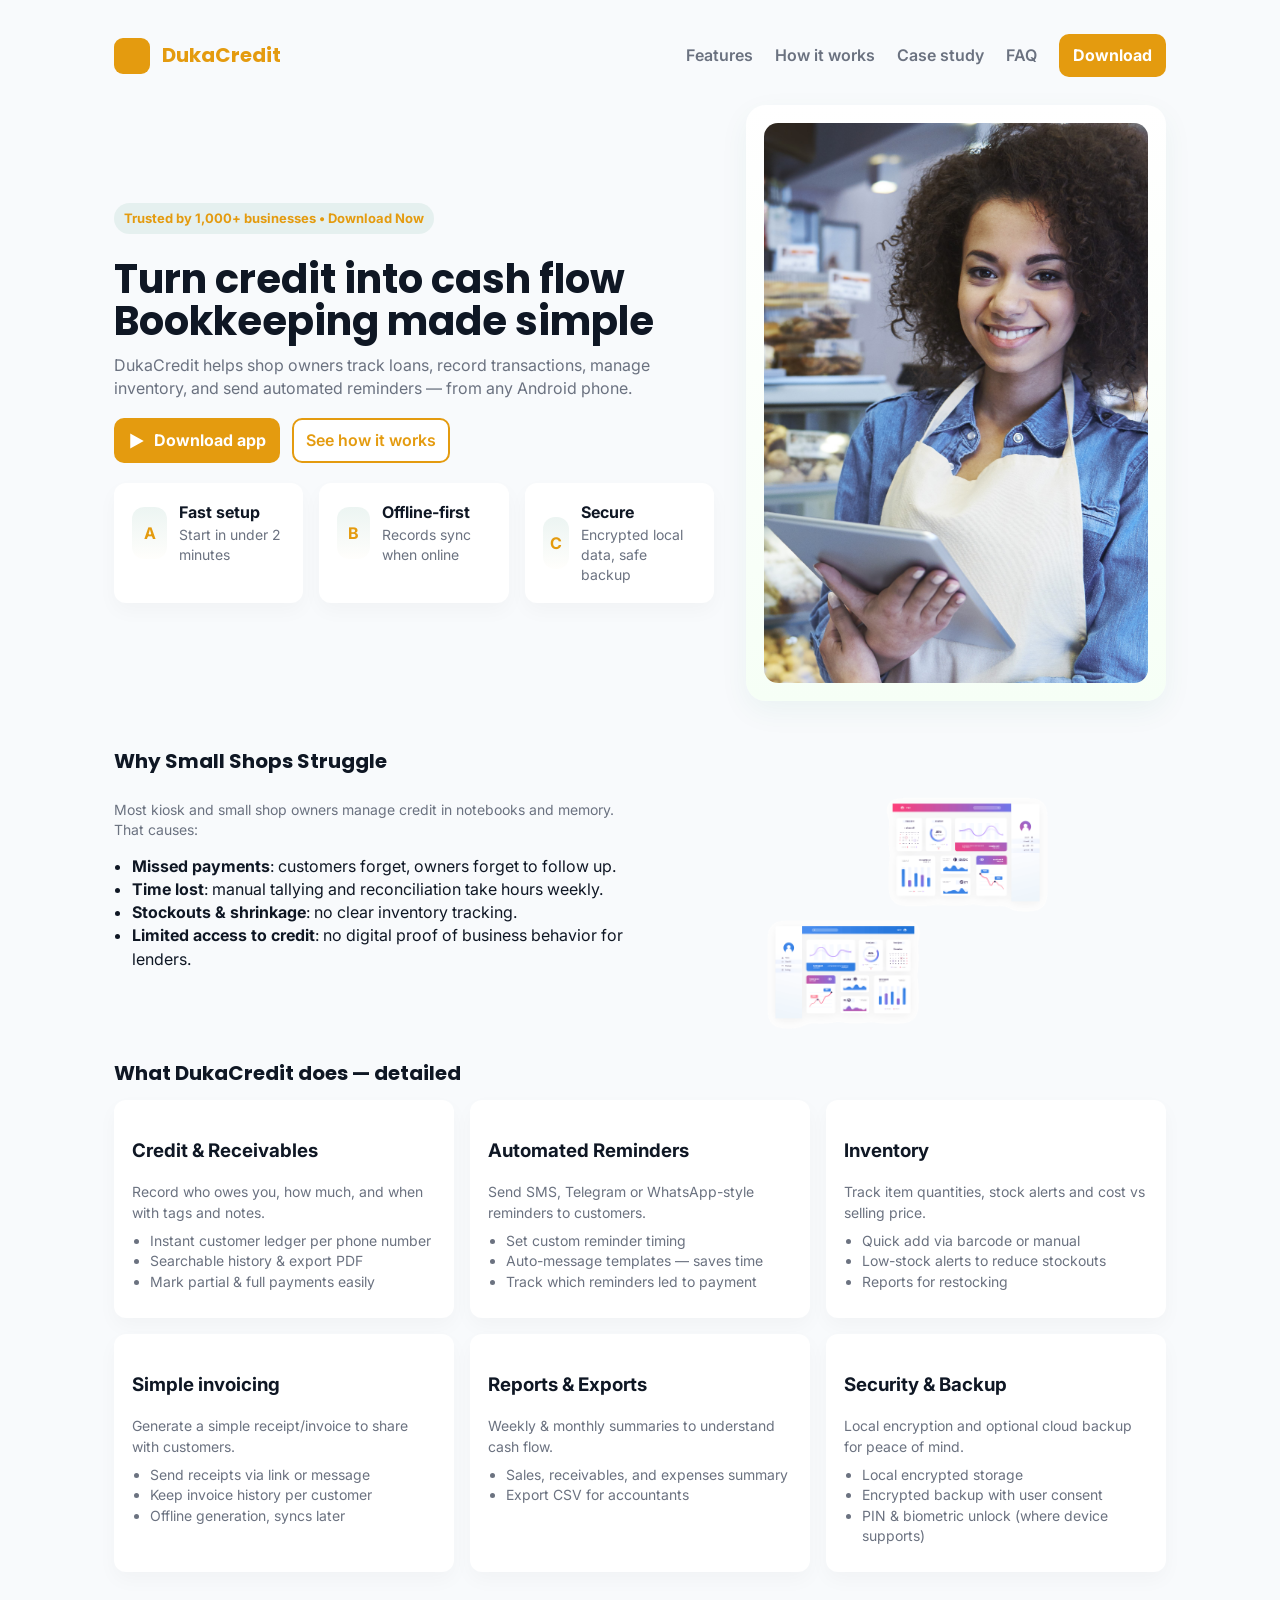
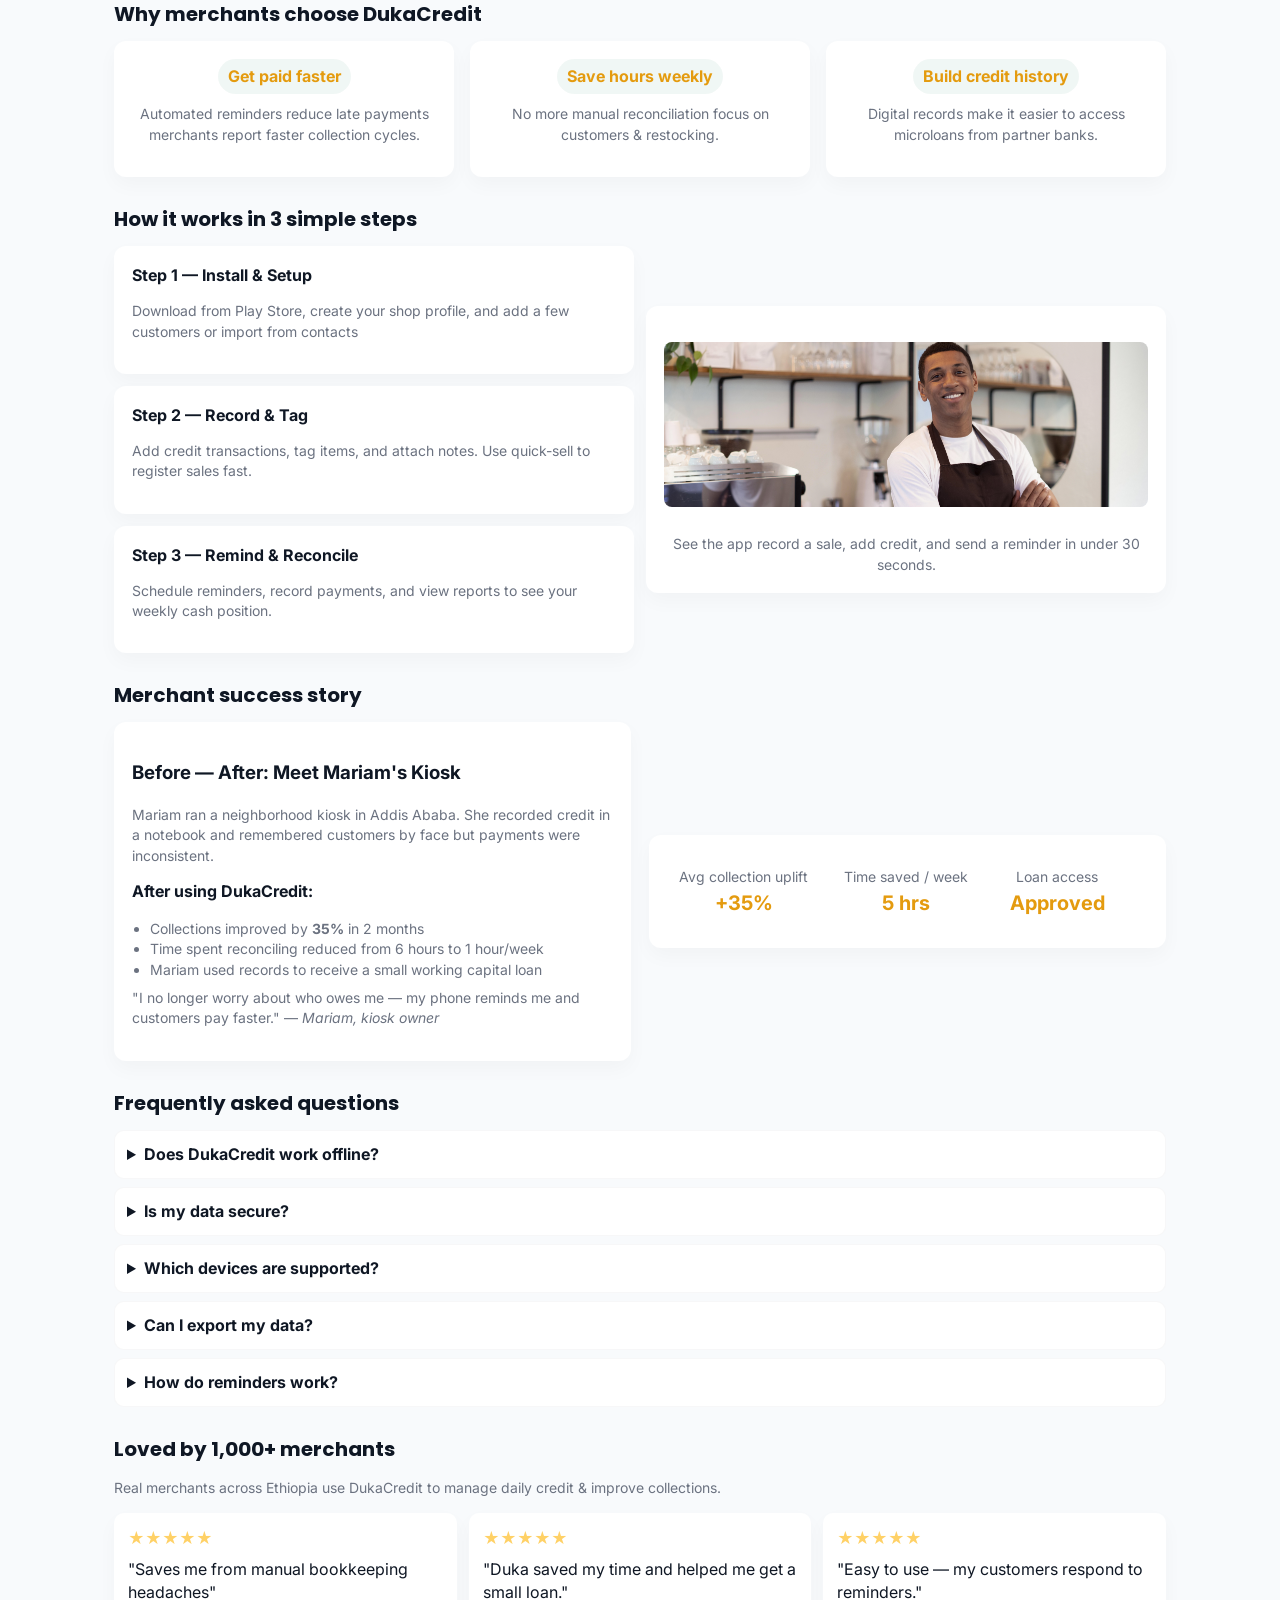
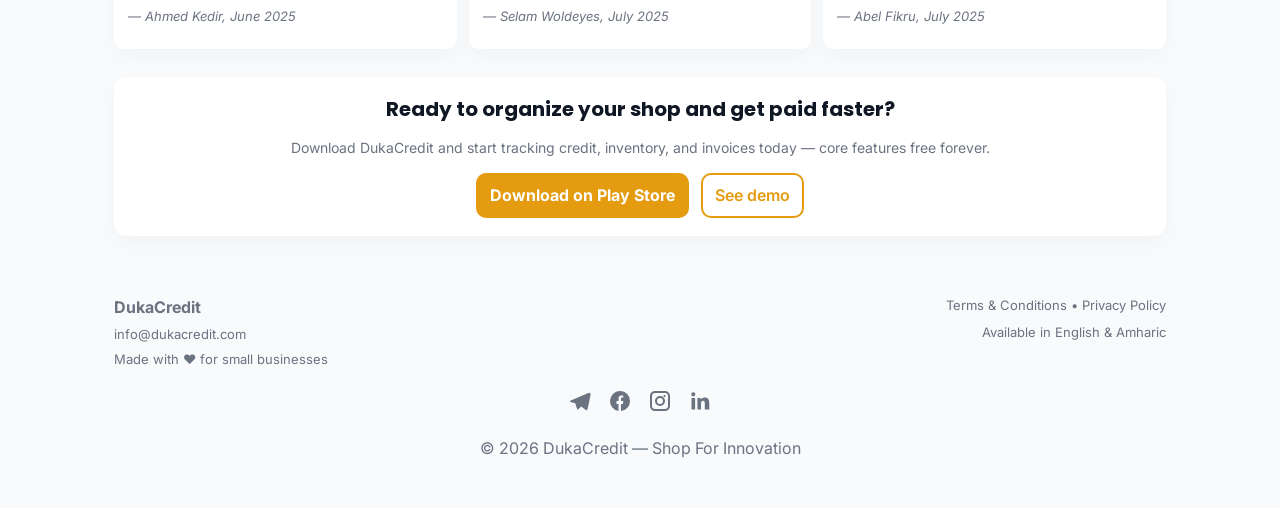
<file: index3.html>
<!doctype html>
<html lang="en">
<head>
<meta charset="utf-8" />
<title> Duka Credit | Empowering Small Businesses </title>

<meta charset="utf-8">
<meta name="viewport" content="width=device-width, initial-scale=1.0">
<meta property="og:url" content="https://www.dukacredit.com" />
<meta property="og:type" content="website" />
        
<link rel="icon" type="image/png" href="images/base_logo.png">


<meta name="description" content="DukaCredit helps small shop owners track credit, manage inventory, and get paid faster. Free forever — designed for African micro and small businesses." />
<link rel="preconnect" href="https://fonts.gstatic.com" crossorigin>
<link href="https://fonts.googleapis.com/css2?family=Inter:wght@300;400;600&family=Poppins:wght@600;700&display=swap" rel="stylesheet">

<style>
  :root{
    --brand:#E49B0F;
    --accent:#FFD166;
    --dark:#0F1724;
    --muted:#6B7280;
    --bg:#F8FAFC;
    --card:#FFFFFF;
    --radius:12px;
    --max:1100px;
  }
  *{box-sizing:border-box}
  html,body{height:100%}
  body{font-family:Inter,system-ui,-apple-system,"Segoe UI",Roboto,Helvetica,Arial; margin:0; background:var(--bg); color:var(--dark); -webkit-font-smoothing:antialiased; line-height:1.45}
  .wrap{max-width:var(--max);margin:0 auto;padding:24px;}
  header{display:flex;align-items:center;justify-content:space-between;padding:10px 0;gap:12px}
  .logo{display:flex;gap:12px;align-items:center;font-family:Poppins,Inter;font-weight:700;color:var(--brand);font-size:20px}
  nav a{margin-left:18px;color:var(--muted);text-decoration:none;font-weight:600}
  .cta{background:var(--brand);color:white;padding:10px 14px;border-radius:10px;text-decoration:none;font-weight:700;display:inline-flex;align-items:center;gap:8px}
  .soft-cta{border:2px solid var(--brand);padding:9px 12px;border-radius:10px;background:white;color:var(--brand);text-decoration:none;font-weight:600}
  /* Hero */
  .hero{display:grid;grid-template-columns:1fr 420px;gap:32px;align-items:center;padding:18px 0}
  .eyebrow{display:inline-block;background:rgba(11,122,91,0.08);color:var(--brand);padding:6px 10px;border-radius:999px;font-weight:700;margin-bottom:16px;font-size:13px}
  h1{font-family:Poppins,Inter;font-size:40px;margin:8px 0 12px;line-height:1.05;color:var(--dark)}
  p.lead{color:var(--muted);margin:0 0 18px;font-size:16px}
  .actions{display:flex;gap:12px;flex-wrap:wrap}
  .phone-mock{background:linear-gradient(180deg,#fff,#f6fff6);border-radius:20px;padding:18px;box-shadow:0 10px 30px rgba(11,122,91,0.06);display:flex;justify-content:center;align-items:center}
  .screenshot{width:460px;height:560px;background:url('2.jpg') center/cover no-repeat;border-radius:14px}
  /* Grid utilities */
  .grid-3{display:grid;grid-template-columns:repeat(3,1fr);gap:16px}
  .card{background:var(--card);padding:18px;border-radius:12px;box-shadow:0 8px 20px rgba(15,23,36,0.03)}
  .muted{color:var(--muted);font-size:14px}
  /* Pain & benefits */
  .pain{display:flex;gap:18px;align-items:stretch}
  .pain .list{flex:1}
  .pain .visual{flex:1;display:flex;align-items:center;justify-content:center}
  .feature-icon{width:52px;height:52px;border-radius:12px;background:linear-gradient(180deg,rgba(11,122,91,0.08),rgba(255,209,102,0.02));display:flex;align-items:center;justify-content:center;font-weight:700;color:var(--brand)}
  h2{font-family:Poppins,Inter;font-size:20px;margin:0 0 10px}
  ul.clean{padding-left:18px;margin:8px 0}
  /* case study */
  .case{display:grid;grid-template-columns:1fr 1fr;gap:18px;align-items:center}
  .case .metrics{display:flex;gap:12px;flex-wrap:wrap}
  .metric{background:linear-gradient(180deg,#fff,#fff);padding:12px;border-radius:10px;min-width:130px;text-align:center}
  .metric strong{display:block;font-size:20px;color:var(--brand)}
  /* Pricing */
  .pricing{display:grid;grid-template-columns:repeat(3,1fr);gap:14px;margin-top:12px}
  .price-card{border-radius:12px;padding:18px;background:linear-gradient(180deg,#fff,#fff);box-shadow:0 8px 20px rgba(15,23,36,0.03);text-align:center}
  .price {font-size:20px;font-weight:700;color:var(--brand);margin:8px 0}
  /* FAQ */
  .faq{display:grid;gap:8px}
  details{background:var(--card);padding:12px;border-radius:10px;border:1px solid rgba(15,23,36,0.03)}
  /* testimonials & trust */
  .trust{display:flex;gap:12px;align-items:center;flex-wrap:wrap}
  .logo-mini{height:34px;opacity:0.9}
  .testimonials{display:grid;grid-template-columns:repeat(3,1fr);gap:12px;margin-top:12px}
  .review{padding:14px;border-radius:10px;background:linear-gradient(180deg,#fff,#fff);box-shadow:0 8px 20px rgba(15,23,36,0.03)}
  /* footer */
  footer{margin-top:36px;padding:24px 0;color:var(--muted)}
  .footer-grid{display:flex;justify-content:space-between;gap:20px;flex-wrap:wrap}
  .small{font-size:13px}
  /* utility */
  .center{text-align:center}
  .pill{display:inline-flex;gap:10px;align-items:center;padding:6px 10px;border-radius:999px;background:rgba(11,122,91,0.06);color:var(--brand);font-weight:700}
  @media (max-width:1100px){:root{--max:940px}}
  @media (max-width:880px){
    .hero{grid-template-columns:1fr; text-align:center}
    nav{display:none}
    .phone-mock{margin:0 auto}
    .grid-3{grid-template-columns:1fr}
    .case{grid-template-columns:1fr}
    .pricing{grid-template-columns:1fr}
    .testimonials{grid-template-columns:1fr}
    .trust{justify-content:center}
  }
  /* focus styles */
  a:focus, button:focus {outline:3px solid rgba(11,122,91,0.14);outline-offset:2px}
</style>
</head>
<body>
  <div class="wrap">
    <header>
      <div class="logo" aria-label="DukaCredit brand">
        <svg width="36" height="36" viewBox="0 0 24 24" fill="none" aria-hidden><rect rx="6" width="24" height="24" fill="var(--brand)"/></svg>
        DukaCredit
      </div>

      <nav aria-label="Primary navigation">
        <a href="#features">Features</a>
        <a href="#how">How it works</a>
        <a href="#case">Case study</a>
        <a href="#faq">FAQ</a>
        <a class="cta" href="https://play.google.com/store/apps/details?id=com.dukafi.dukacredit" data-playstore>Download</a>
      </nav>
    </header>

    <!-- HERO -->
    <main role="main">
      <section class="hero" aria-labelledby="hero-heading">
        <div>
          <div class="eyebrow">Trusted by 1,000+ businesses • Download Now</div>
          <h1 id="hero-heading">Turn credit into cash flow  Bookkeeping made simple</h1>
          <p class="lead">DukaCredit helps shop owners track loans, record transactions, manage inventory, and send automated reminders — from any Android phone.</p>
          <div class="actions" role="group" aria-label="Primary CTAs">
            <a class="cta" href="https://play.google.com/store/apps/details?id=com.dukafi.dukacredit" data-playstore aria-label="Download DukaCredit on Play Store">
              <svg width="18" height="18" viewBox="0 0 24 24" aria-hidden><path fill="#fff" d="M3 2l18 10-18 10V2z"/></svg>
              Download app
            </a>
            <a class="soft-cta" href="https://www.youtube.com/@Dukacredit">See how it works</a>
          </div>

          <!-- quick feature highlights -->
          <div style="margin-top:20px" aria-hidden>
            <div class="grid-3">
              <div class="card"><div style="display:flex;gap:12px;align-items:center"><div class="feature-icon">A</div><div><strong>Fast setup</strong><div class="muted">Start in under 2 minutes</div></div></div></div>
              <div class="card"><div style="display:flex;gap:12px;align-items:center"><div class="feature-icon">B</div><div><strong>Offline-first</strong><div class="muted">Records sync when online</div></div></div></div>
              <div class="card"><div style="display:flex;gap:12px;align-items:center"><div class="feature-icon">C</div><div><strong>Secure</strong><div class="muted">Encrypted local data, safe backup</div></div></div></div>
            </div>
          </div>
        </div>

        <aside class="phone-mock" aria-hidden="true">
          <div class="screenshot" role="img" aria-label="DukaCredit mobile screenshot"></div>
        </aside>
      </section>

      <!-- PAIN POINTS -->
      <section style="margin-top:28px" aria-labelledby="pain-heading">
        <h2 id="pain-heading">Why Small Shops Struggle</h2>
        <div class="pain" role="region" aria-label="Problems small shops face">
          <div class="list">
            <p class="muted">Most kiosk and small shop owners manage credit in notebooks and memory. That causes:</p>
            <ul class="clean">
              <li><strong>Missed payments</strong>: customers forget, owners forget to follow up.</li>
              <li><strong>Time lost</strong>: manual tallying and reconciliation take hours weekly.</li>
              <li><strong>Stockouts & shrinkage</strong>: no clear inventory tracking.</li>
              <li><strong>Limited access to credit</strong>: no digital proof of business behavior for lenders.</li>
            </ul>
          </div>
          <div class="visual">
            <img src="4.png" alt="Illustration of messy ledger" style="max-width:55%;border-radius:12px">
          </div>
        </div>
      </section>

      <!-- FEATURES (DETAILED) -->
      <section id="features" style="margin-top:28px">
        <h2>What DukaCredit does — detailed</h2>
        <div style="margin-top:12px">
          <div class="grid-3" role="list">
            <div class="card" role="listitem" aria-labelledby="f1">
              <h3 id="f1">Credit & Receivables</h3>
              <div class="muted">Record who owes you, how much, and when with tags and notes.</div>
              <ul class="clean muted">
                <li>Instant customer ledger per phone number</li>
                <li>Searchable history & export PDF</li>
                <li>Mark partial & full payments easily</li>
              </ul>
            </div>

            <div class="card" role="listitem" aria-labelledby="f2">
              <h3 id="f2">Automated Reminders</h3>
              <div class="muted">Send SMS, Telegram or WhatsApp-style reminders to customers.</div>
              <ul class="clean muted">
                <li>Set custom reminder timing</li>
                <li>Auto-message templates — saves time</li>
                <li>Track which reminders led to payment</li>
              </ul>
            </div>

            <div class="card" role="listitem" aria-labelledby="f3">
              <h3 id="f3">Inventory</h3>
              <div class="muted">Track item quantities, stock alerts and cost vs selling price.</div>
              <ul class="clean muted">
                <li>Quick add via barcode or manual</li>
                <li>Low-stock alerts to reduce stockouts</li>
                <li>Reports for restocking</li>
              </ul>
            </div>

            <div class="card" role="listitem" aria-labelledby="f4">
              <h3 id="f4">Simple invoicing</h3>
              <div class="muted">Generate a simple receipt/invoice to share with customers.</div>
              <ul class="clean muted">
                <li>Send receipts via link or message</li>
                <li>Keep invoice history per customer</li>
                <li>Offline generation, syncs later</li>
              </ul>
            </div>

            <div class="card" role="listitem" aria-labelledby="f5">
              <h3 id="f5">Reports & Exports</h3>
              <div class="muted">Weekly & monthly summaries to understand cash flow.</div>
              <ul class="clean muted">
                <li>Sales, receivables, and expenses summary</li>
                <li>Export CSV for accountants</li>
              </ul>
            </div>

            <div class="card" role="listitem" aria-labelledby="f6">
              <h3 id="f6">Security & Backup</h3>
              <div class="muted">Local encryption and optional cloud backup for peace of mind.</div>
              <ul class="clean muted">
                <li>Local encrypted storage</li>
                <li>Encrypted backup with user consent</li>
                <li>PIN & biometric unlock (where device supports)</li>
              </ul>
            </div>
          </div>
        </div>
      </section>

      <!-- BENEFITS -->
      <section style="margin-top:28px" aria-labelledby="benefits-heading">
        <h2 id="benefits-heading">Why merchants choose DukaCredit</h2>
        <div style="margin-top:12px" class="grid-3" aria-hidden>
          <div class="card center">
            <div class="pill">Get paid faster</div>
            <p class="muted" style="margin-top:10px">Automated reminders reduce late payments merchants report faster collection cycles.</p>
          </div>
          <div class="card center">
            <div class="pill">Save hours weekly</div>
            <p class="muted" style="margin-top:10px">No more manual reconciliation focus on customers & restocking.</p>
          </div>
          <div class="card center">
            <div class="pill">Build credit history</div>
            <p class="muted" style="margin-top:10px">Digital records make it easier to access microloans from partner banks.</p>
          </div>
        </div>
      </section>

      <!-- HOW IT WORKS (expanded) -->
      <section id="how" style="margin-top:28px" aria-labelledby="how-heading">
        <h2 id="how-heading">How it works in 3 simple steps</h2>
        <div style="margin-top:12px;display:grid;grid-template-columns:1fr 1fr;gap:12px;align-items:center">
          <div>
            <div class="card" style="margin-bottom:12px">
              <strong>Step 1 — Install & Setup</strong>
              <p class="muted">Download from Play Store, create your shop profile, and add a few customers or import from contacts</p>
            </div>
            <div class="card" style="margin-bottom:12px">
              <strong>Step 2 — Record & Tag</strong>
              <p class="muted">Add credit transactions, tag items, and attach notes. Use quick-sell to register sales fast.</p>
            </div>
            <div class="card">
              <strong>Step 3 — Remind & Reconcile</strong>
              <p class="muted">Schedule reminders, record payments, and view reports to see your weekly cash position.</p>
            </div>
          </div>

          <div>
            <div class="card center" aria-hidden>
              <!-- demo gif placeholder -->
              <div style="height:200px;display:flex;align-items:center;justify-content:center">
                <img src="6.jpg" alt="Demo gif showing app flow" style="max-width:100%;border-radius:8px">
              </div>
              <div class="muted" style="margin-top:10px">See the app record a sale, add credit, and send a reminder in under 30 seconds.</div>
            </div>
          </div>
        </div>
      </section>

      <!-- CASE STUDY -->
      <section id="case" style="margin-top:28px" aria-labelledby="case-heading">
        <h2 id="case-heading">Merchant success story</h2>
        <div class="case" style="margin-top:12px">
          <div class="card">
            <h3>Before — After: Meet Mariam's Kiosk</h3>
            <p class="muted">Mariam ran a neighborhood kiosk in Addis Ababa. She recorded credit in a notebook and remembered customers by face but payments were inconsistent.</p>
            <p style="margin-top:10px"><strong>After using DukaCredit:</strong></p>
            <ul class="clean muted">
              <li>Collections improved by <strong>35%</strong> in 2 months</li>
              <li>Time spent reconciling reduced from 6 hours to 1 hour/week</li>
              <li>Mariam used records to receive a small working capital loan</li>
            </ul>
            <p class="muted" style="margin-top:8px">"I no longer worry about who owes me — my phone reminds me and customers pay faster." — <em>Mariam, kiosk owner</em></p>
          </div>

          <aside class="card center">
            <div class="metrics">
              <div class="metric"><small class="muted">Avg collection uplift</small><strong>+35%</strong></div>
              <div class="metric"><small class="muted">Time saved / week</small><strong>5 hrs</strong></div>
              <div class="metric"><small class="muted">Loan access</small><strong>Approved</strong></div>
            </div>
          </aside>
        </div>
      </section>

     

      <!-- FAQ -->
      <section id="faq" style="margin-top:28px" aria-labelledby="faq-heading">
        <h2 id="faq-heading">Frequently asked questions</h2>
        <div class="faq" style="margin-top:12px">
          <details>
            <summary><strong>Does DukaCredit work offline?</strong></summary>
            <div class="muted" style="margin-top:8px">Yes core features are offline-first. Changes sync when your device reconnects to the internet.</div>
          </details>
          <details>
            <summary><strong>Is my data secure?</strong></summary>
            <div class="muted" style="margin-top:8px">Data is stored locally and encrypted. Optional cloud backup is encrypted and requires your consent.</div>
          </details>
          <details>
            <summary><strong>Which devices are supported?</strong></summary>
            <div class="muted" style="margin-top:8px">DukaCredit currently supports Android devices (Play Store). iOS support is planned.</div>
          </details>
          <details>
            <summary><strong>Can I export my data?</strong></summary>
            <div class="muted" style="margin-top:8px">Yes export customers & transactions as PDF for accountants or backups.</div>
          </details>
          <details>
            <summary><strong>How do reminders work?</strong></summary>
            <div class="muted" style="margin-top:8px">You can schedule reminders and choose templates. Reminders are sent via SMS/Telegram-like links depending on device support.</div>
          </details>
        </div>
      </section>

      <!-- TESTIMONIALS & TRUST -->
      <section style="margin-top:28px" aria-labelledby="social-proof">
        <h2 id="social-proof">Loved by 1,000+ merchants</h2>
        <p class="muted">Real merchants across Ethiopia use DukaCredit to manage daily credit & improve collections.</p>

        <div class="testimonials" style="margin-top:12px" aria-live="polite">
          <div class="review">
            <div style="font-weight:700;color:var(--accent)">★★★★★</div>
            <p style="margin:8px 0">"Saves me from manual bookkeeping headaches" <br><em class="small muted">— Ahmed Kedir, June 2025</em></p>
          </div>
          <div class="review">
            <div style="font-weight:700;color:var(--accent)">★★★★★</div>
            <p style="margin:8px 0">"Duka saved my time and helped me get a small loan." <br><em class="small muted">— Selam Woldeyes, July 2025</em></p>
          </div>
          <div class="review">
            <div style="font-weight:700;color:var(--accent)">★★★★★</div>
            <p style="margin:8px 0">"Easy to use — my customers respond to reminders." <br><em class="small muted">— Abel Fikru, July 2025</em></p>
          </div>
        </div>

      
      </section>

      <!-- FINAL CTA -->
      <section style="margin-top:28px" class="card center" aria-labelledby="final-cta">
        <h2 id="final-cta">Ready to organize your shop and get paid faster?</h2>
        <p class="muted">Download DukaCredit and start tracking credit, inventory, and invoices today — core features free forever.</p>
        <div style="margin-top:12px;display:flex;gap:12px;justify-content:center;flex-wrap:wrap">
          <a class="cta" href="https://play.google.com/store/apps/details?id=com.dukafi.dukacredit" data-playstore aria-label="Download DukaCredit on Play Store">Download on Play Store</a>
          <a class="soft-cta" href="https://www.youtube.com/@Dukacredit">See demo</a>
        </div>
      </section>
    </main>

    <!-- FOOTER -->
    <footer>
  

  <div class="footer-grid">
    <div>
      <div style="font-weight:700">DukaCredit</div>
      <div class="small" style="margin-top:6px">info@dukacredit.com</div>
      <div class="small muted" style="margin-top:6px">Made with ♥ for small businesses</div>
    </div>

    <div style="text-align:right">

      <div class="small"> Terms & Conditions • Privacy Policy </div>
      <div style="margin-top:8px" class="small muted">Available in English & Amharic</div>
    </div>
  </div>

  <!-- Social media icons -->
 


  <div style="text-align:center;margin-top:20px;display:flex;justify-content:center;gap:16px">

    <a href="https://t.me/DukaCredit" target="_blank" aria-label="Telegram" style="color:var(--muted)">
      <svg xmlns="http://www.w3.org/2000/svg" width="24" height="24" fill="currentColor"><path d="M21.5 3.5 2.8 11.4c-1.2.5-1.2 1.2-.2 1.5l4.6 1.4 1.8 5.4c.2.5.4.7.8.7s.6-.2.8-.5l2.6-2.5 4.7 3.5c.9.5 1.5.2 1.7-.9l3-14.2c.3-1.2-.4-1.8-1.3-1.4z"/></svg>
    </a>

    <a href="https://www.facebook.com/61578739141669" target="_blank" aria-label="Facebook" style="color:var(--muted)">
      <svg xmlns="http://www.w3.org/2000/svg" width="24" height="24" fill="currentColor"><path d="M22 12a10 10 0 1 0-11.5 9.9v-7h-2v-3h2v-2.3c0-2 1.2-3.1 3-3.1.9 0 1.8.1 1.8.1v2h-1c-1 0-1.3.6-1.3 1.2V12h2.3l-.4 3h-1.9v7A10 10 0 0 0 22 12"/></svg>
    </a>
    <a href="https://www.instagram.com/dukacredit/" target="_blank" aria-label="Instagram" style="color:var(--muted)">
      <svg xmlns="http://www.w3.org/2000/svg" width="24" height="24" fill="currentColor"><path d="M7 2C4.2 2 2 4.2 2 7v10c0 2.8 2.2 5 5 5h10c2.8 0 5-2.2 5-5V7c0-2.8-2.2-5-5-5H7zm10 2c1.7 0 3 1.3 3 3v10c0 1.7-1.3 3-3 3H7c-1.7 0-3-1.3-3-3V7c0-1.7 1.3-3 3-3h10zm-5 3a5 5 0 1 0 0 10 5 5 0 0 0 0-10zm0 2a3 3 0 1 1 0 6 3 3 0 0 1 0-6zm4.5-3a1.1 1.1 0 1 0 0 2.2 1.1 1.1 0 0 0 0-2.2z"/></svg>
    </a>
    
    <a href="https://www.linkedin.com/company/duka-credit" target="_blank" aria-label="LinkedIn" style="color:var(--muted)">
      <svg xmlns="http://www.w3.org/2000/svg" width="24" height="24" fill="currentColor"><path d="M20.4 20.4h-3.6v-5.6c0-1.3 0-3-1.8-3s-2 1.4-2 2.9v5.7H9.4V9h3.4v1.6h.1c.5-1 1.8-2 3.7-2 4 0 4.7 2.6 4.7 6v5.8zM5.3 7.4a2.1 2.1 0 1 1 0-4.2 2.1 2.1 0 0 1 0 4.2zM7.1 20.4H3.5V9h3.6v11.4z"/></svg>
    </a>
  </div>

  <div style="text-align:center;margin-top:18px;color:var(--muted)">© <span id="year"></span> DukaCredit — Shop For Innovation</div>


  </div>

<script>
  // set current year
  document.getElementById('year').textContent = new Date().getFullYear();

  // Fill playstore links; replace with real url
  document.querySelectorAll('[data-playstore]').forEach(el=>{
    const href = 'https://play.google.com/store/apps/details?id=com.dukafi.dukacredit'; // <-- REPLACE HERE
    if(el.tagName.toLowerCase() === 'a'){ el.href = href; el.target = '_blank'; el.rel = 'noopener'; }
  });

  // Small accessibility: allow keyboard to open details via Enter when focused
  document.querySelectorAll('summary').forEach(s=>{
    s.tabIndex = 0;
    s.addEventListener('keydown', (e)=>{
      if(e.key === 'Enter' || e.key === ' '){
        e.preventDefault();
        s.parentElement.open = !s.parentElement.open;
      }
    });
  });
</script>
</body>
</html>
</file>
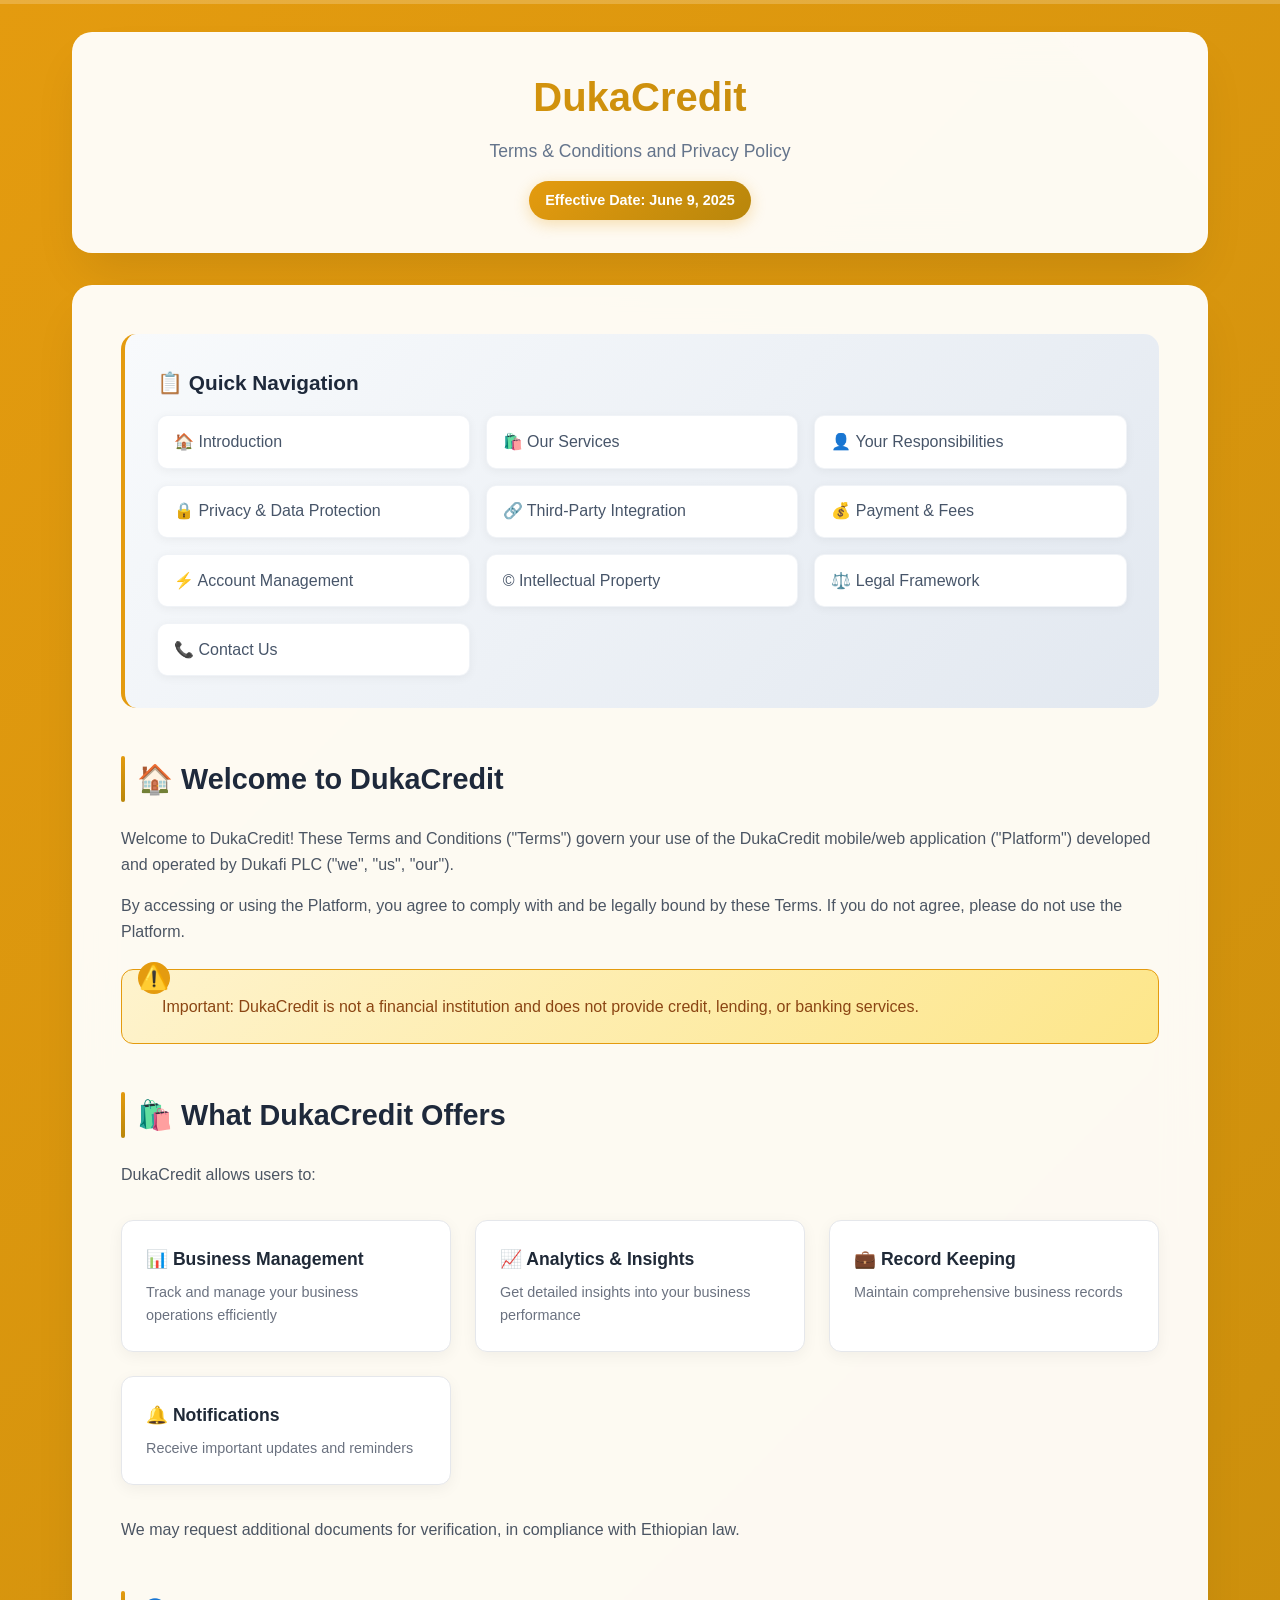
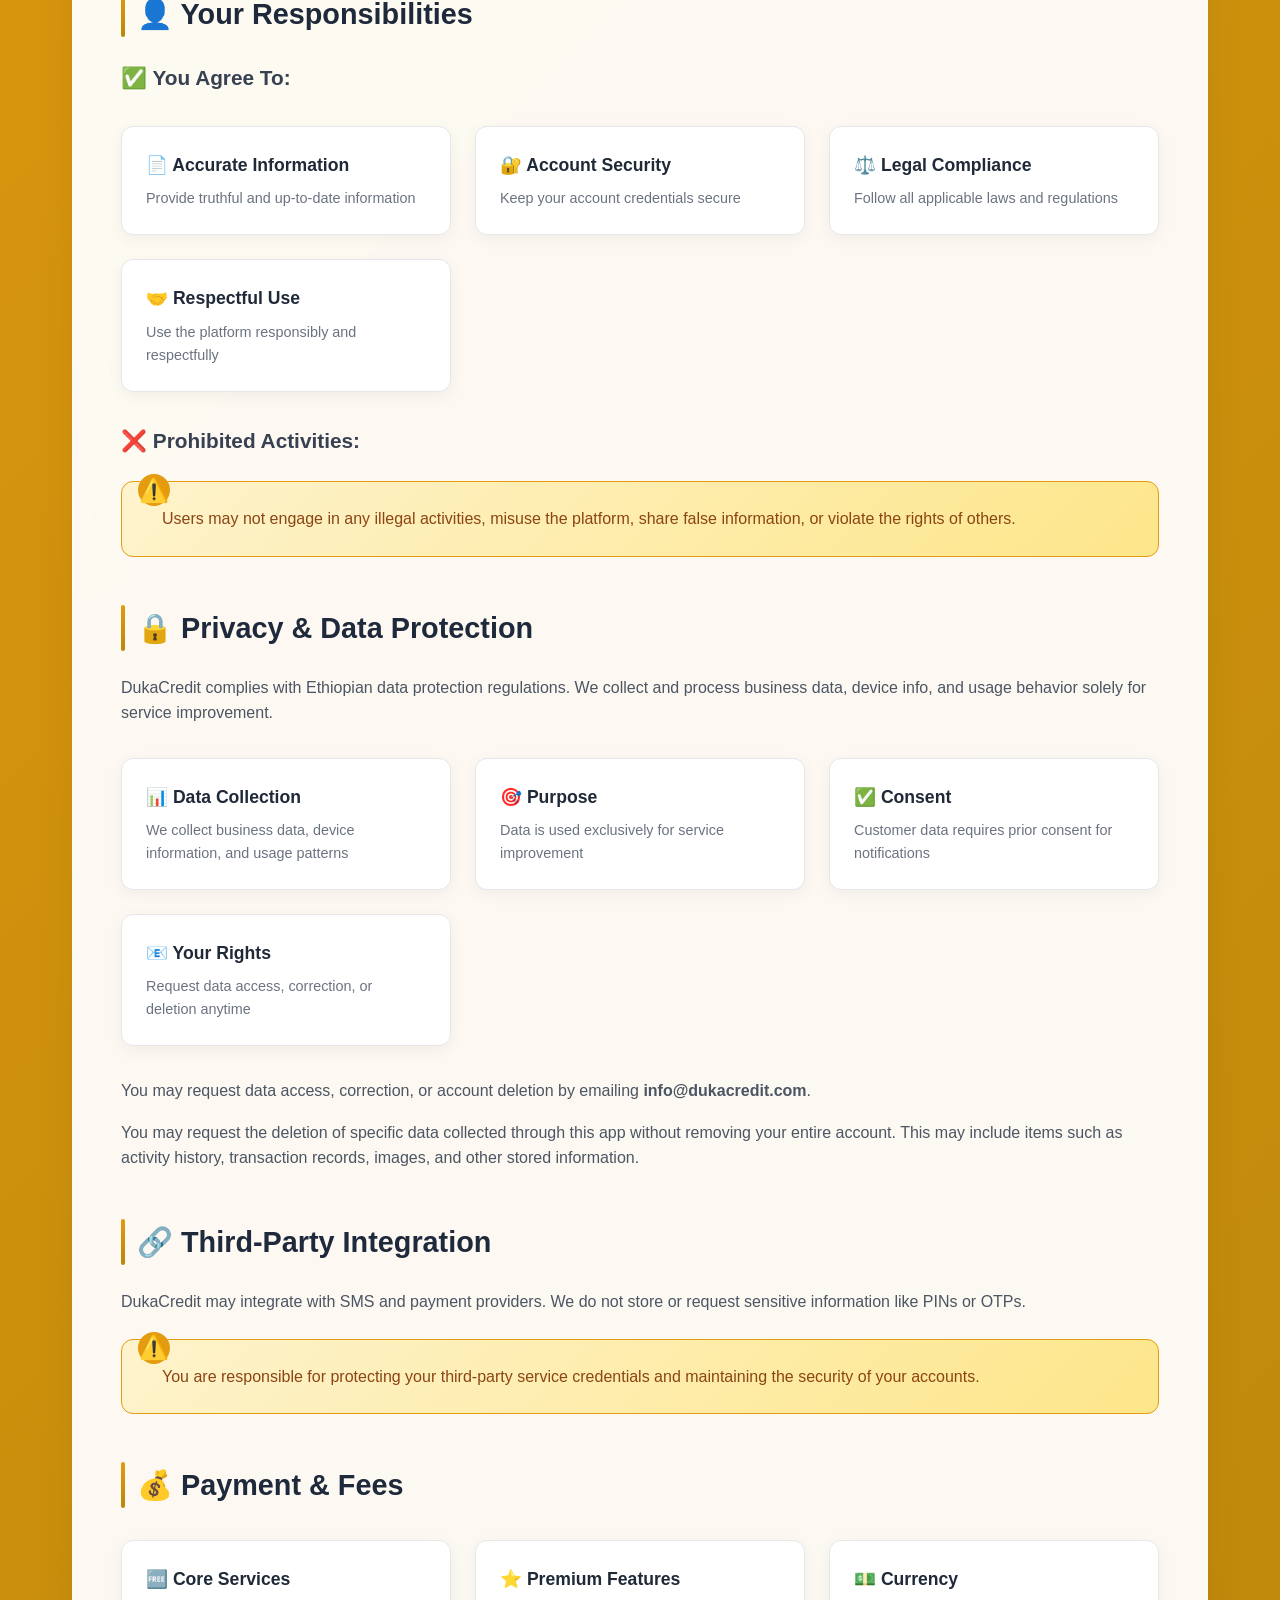
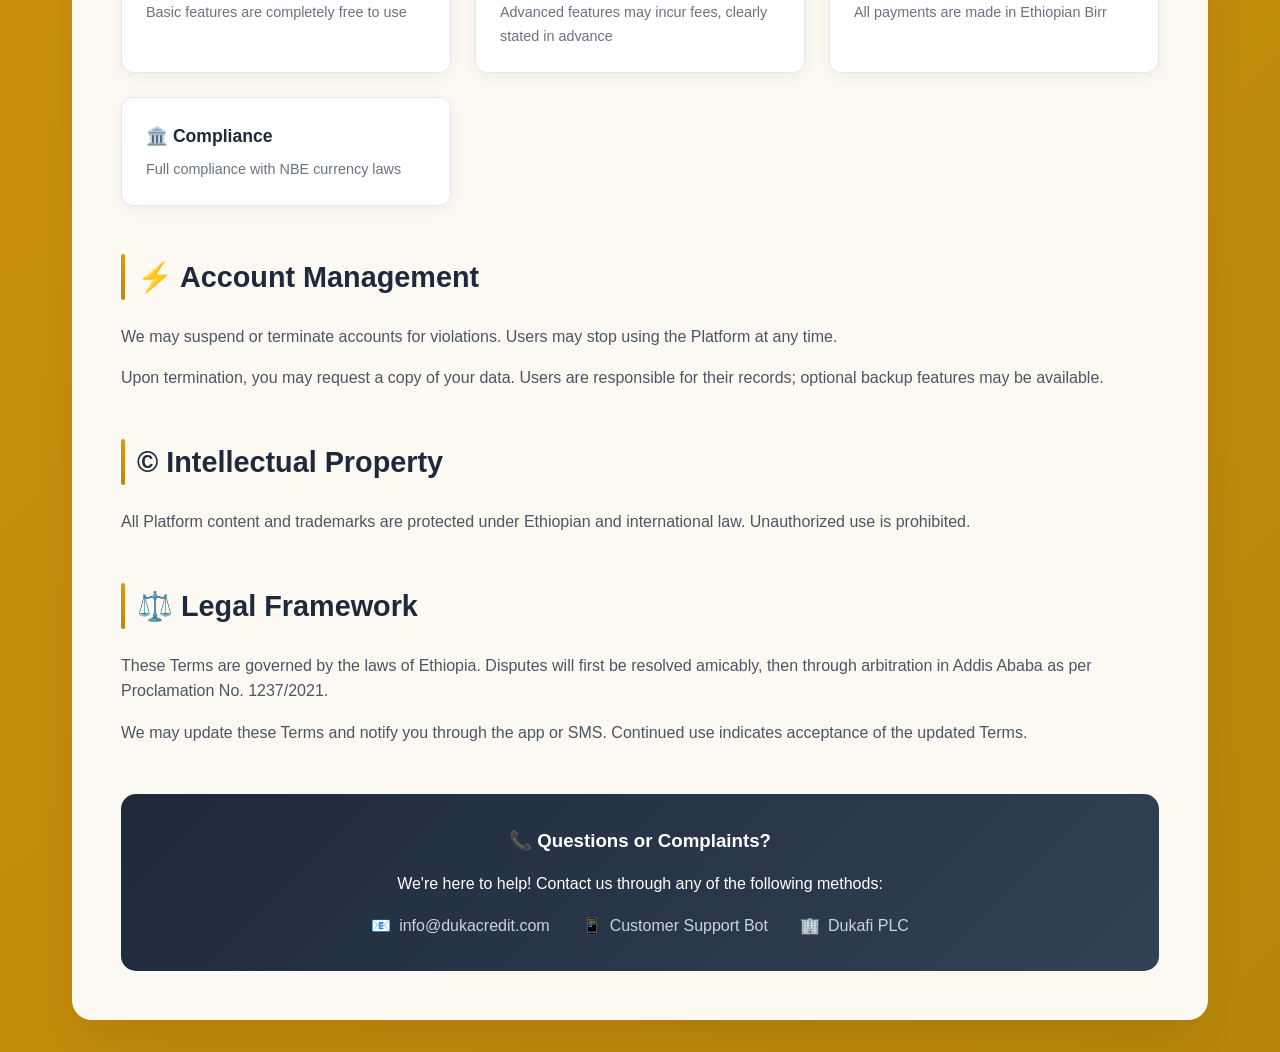
<file: T&C.html>
<!DOCTYPE html>
<html lang="en">
<head>
    <meta charset="UTF-8">
    <meta name="viewport" content="width=device-width, initial-scale=1.0">
    <title>Terms & Conditions | DukaCredit</title>
    <style>
        * {
            margin: 0;
            padding: 0;
            box-sizing: border-box;
        }

        body {
            font-family: 'Inter', -apple-system, BlinkMacSystemFont, sans-serif;
            line-height: 1.6;
            color: #1a202c;
            background: linear-gradient(135deg, #E49B0F 0%, #B8860B 100%);
            min-height: 100vh;
        }

        .container {
            max-width: 1200px;
            margin: 0 auto;
            padding: 2rem;
        }

        .header {
            background: rgba(255, 255, 255, 0.95);
            backdrop-filter: blur(20px);
            border-radius: 20px;
            padding: 2rem;
            margin-bottom: 2rem;
            box-shadow: 0 25px 50px -12px rgba(0, 0, 0, 0.1);
            border: 1px solid rgba(255, 255, 255, 0.2);
            text-align: center;
            position: relative;
            overflow: hidden;
        }

        .header::before {
            content: '';
            position: absolute;
            top: -50%;
            right: -50%;
            width: 100%;
            height: 100%;
            background: linear-gradient(45deg, transparent, rgba(255, 255, 255, 0.1), transparent);
            transform: rotate(45deg);
            animation: shine 3s infinite;
        }

        @keyframes shine {
            0% { transform: translateX(-100%) translateY(-100%) rotate(45deg); }
            50% { transform: translateX(100%) translateY(100%) rotate(45deg); }
            100% { transform: translateX(-100%) translateY(-100%) rotate(45deg); }
        }

        .logo {
            font-size: 2.5rem;
            font-weight: 800;
            background: linear-gradient(135deg, #E49B0F, #B8860B);
            -webkit-background-clip: text;
            -webkit-text-fill-color: transparent;
            background-clip: text;
            margin-bottom: 0.5rem;
        }

        .subtitle {
            color: #64748b;
            font-size: 1.1rem;
            font-weight: 500;
        }

        .effective-date {
            display: inline-block;
            background: linear-gradient(135deg, #E49B0F, #B8860B);
            color: white;
            padding: 0.5rem 1rem;
            border-radius: 25px;
            font-size: 0.9rem;
            font-weight: 600;
            margin-top: 1rem;
            box-shadow: 0 4px 15px rgba(228, 155, 15, 0.3);
        }

        .content {
            background: rgba(255, 255, 255, 0.95);
            backdrop-filter: blur(20px);
            border-radius: 20px;
            padding: 3rem;
            box-shadow: 0 25px 50px -12px rgba(0, 0, 0, 0.1);
            border: 1px solid rgba(255, 255, 255, 0.2);
        }

        .toc {
            background: linear-gradient(135deg, #f8fafc, #e2e8f0);
            border-radius: 15px;
            padding: 2rem;
            margin-bottom: 3rem;
            border-left: 4px solid #E49B0F;
        }

        .toc h3 {
            color: #1e293b;
            font-size: 1.3rem;
            margin-bottom: 1rem;
            font-weight: 700;
        }

        .toc-grid {
            display: grid;
            grid-template-columns: repeat(auto-fit, minmax(300px, 1fr));
            gap: 1rem;
        }

        .toc-item {
            display: block;
            color: #475569;
            text-decoration: none;
            padding: 0.8rem 1rem;
            border-radius: 10px;
            background: white;
            box-shadow: 0 2px 10px rgba(0, 0, 0, 0.05);
            transition: all 0.3s ease;
            border: 1px solid rgba(226, 232, 240, 0.5);
        }

        .toc-item:hover {
            background: #E49B0F;
            color: white;
            transform: translateY(-2px);
            box-shadow: 0 8px 25px rgba(228, 155, 15, 0.3);
        }

        .section {
            margin-bottom: 3rem;
            scroll-margin-top: 2rem;
        }

        .section h2 {
            color: #1e293b;
            font-size: 1.8rem;
            font-weight: 700;
            margin-bottom: 1.5rem;
            position: relative;
            padding-left: 1rem;
        }

        .section h2::before {
            content: '';
            position: absolute;
            left: 0;
            top: 0;
            bottom: 0;
            width: 4px;
            background: linear-gradient(135deg, #E49B0F, #B8860B);
            border-radius: 2px;
        }

        .section h3 {
            color: #374151;
            font-size: 1.3rem;
            font-weight: 600;
            margin: 1.5rem 0 1rem 0;
        }

        .section p {
            margin-bottom: 1rem;
            color: #4b5563;
            font-size: 1rem;
        }

        .highlight-box {
            background: linear-gradient(135deg, #FEF3CD, #FDE68A);
            border: 1px solid #E49B0F;
            border-radius: 12px;
            padding: 1.5rem;
            margin: 1.5rem 0;
            position: relative;
        }

        .highlight-box::before {
            content: '⚠️';
            font-size: 1.5rem;
            position: absolute;
            top: -0.5rem;
            left: 1rem;
            background: #E49B0F;
            width: 2rem;
            height: 2rem;
            border-radius: 50%;
            display: flex;
            align-items: center;
            justify-content: center;
        }

        .highlight-box p {
            color: #8B4513;
            font-weight: 500;
            margin-bottom: 0;
            padding-left: 1rem;
        }

        .feature-grid {
            display: grid;
            grid-template-columns: repeat(auto-fit, minmax(250px, 1fr));
            gap: 1.5rem;
            margin: 2rem 0;
        }

        .feature-card {
            background: white;
            border: 1px solid #e5e7eb;
            border-radius: 12px;
            padding: 1.5rem;
            box-shadow: 0 4px 15px rgba(0, 0, 0, 0.05);
            transition: all 0.3s ease;
        }

        .feature-card:hover {
            transform: translateY(-4px);
            box-shadow: 0 15px 30px rgba(0, 0, 0, 0.1);
        }

        .feature-card h4 {
            color: #1f2937;
            font-weight: 600;
            margin-bottom: 0.5rem;
            font-size: 1.1rem;
        }

        .feature-card p {
            color: #6b7280;
            font-size: 0.9rem;
            margin: 0;
        }

        .contact-section {
            background: linear-gradient(135deg, #1e293b, #334155);
            border-radius: 15px;
            padding: 2rem;
            margin-top: 3rem;
            color: white;
            text-align: center;
        }

        .contact-section h3 {
            color: white;
            margin-bottom: 1rem;
        }

        .contact-info {
            display: flex;
            justify-content: center;
            gap: 2rem;
            flex-wrap: wrap;
            margin-top: 1rem;
        }

        .contact-item {
            display: flex;
            align-items: center;
            gap: 0.5rem;
            color: #cbd5e1;
        }

        .back-to-top {
            position: fixed;
            bottom: 2rem;
            right: 2rem;
            background: linear-gradient(135deg, #E49B0F, #B8860B);
            color: white;
            border: none;
            border-radius: 50%;
            width: 3rem;
            height: 3rem;
            font-size: 1.2rem;
            cursor: pointer;
            box-shadow: 0 4px 15px rgba(228, 155, 15, 0.3);
            transition: all 0.3s ease;
            opacity: 0;
            visibility: hidden;
        }

        .back-to-top.visible {
            opacity: 1;
            visibility: visible;
        }

        .back-to-top:hover {
            transform: translateY(-3px);
            box-shadow: 0 8px 25px rgba(228, 155, 15, 0.4);
        }

        @media (max-width: 768px) {
            .container {
                padding: 1rem;
            }
            
            .header {
                padding: 1.5rem;
            }
            
            .logo {
                font-size: 2rem;
            }
            
            .content {
                padding: 2rem;
            }
            
            .toc-grid {
                grid-template-columns: 1fr;
            }
            
            .feature-grid {
                grid-template-columns: 1fr;
            }
            
            .contact-info {
                flex-direction: column;
                gap: 1rem;
            }
        }

        .scroll-progress {
            position: fixed;
            top: 0;
            left: 0;
            width: 100%;
            height: 4px;
            background: rgba(255, 255, 255, 0.2);
            z-index: 1000;
        }

        .scroll-progress-bar {
            height: 100%;
            background: linear-gradient(90deg, #E49B0F, #B8860B);
            width: 0%;
            transition: width 0.1s ease;
        }
    </style>
</head>
<body>
    <div class="scroll-progress">
        <div class="scroll-progress-bar" id="progress-bar"></div>
    </div>

    <div class="container">
        <div class="header">
            <div class="logo">DukaCredit</div>
            <div class="subtitle">Terms & Conditions and Privacy Policy</div>
            <div class="effective-date">Effective Date: June 9, 2025</div>
        </div>

        <div class="content">
            <div class="toc">
                <h3>📋 Quick Navigation</h3>
                <div class="toc-grid">
                    <a href="#introduction" class="toc-item">🏠 Introduction</a>
                    <a href="#services" class="toc-item">🛍️ Our Services</a>
                    <a href="#user-obligations" class="toc-item">👤 Your Responsibilities</a>
                    <a href="#privacy" class="toc-item">🔒 Privacy & Data Protection</a>
                    <a href="#third-party" class="toc-item">🔗 Third-Party Integration</a>
                    <a href="#payment" class="toc-item">💰 Payment & Fees</a>
                    <a href="#termination" class="toc-item">⚡ Account Management</a>
                    <a href="#intellectual-property" class="toc-item">©️ Intellectual Property</a>
                    <a href="#governing-law" class="toc-item">⚖️ Legal Framework</a>
                    <a href="#contact" class="toc-item">📞 Contact Us</a>
                </div>
            </div>

            <section id="introduction" class="section">
                <h2>🏠 Welcome to DukaCredit</h2>
                <p>Welcome to DukaCredit! These Terms and Conditions ("Terms") govern your use of the DukaCredit mobile/web application ("Platform") developed and operated by Dukafi PLC ("we", "us", "our").</p>
                <p>By accessing or using the Platform, you agree to comply with and be legally bound by these Terms. If you do not agree, please do not use the Platform.</p>
                
                <div class="highlight-box">
                    <p>Important: DukaCredit is not a financial institution and does not provide credit, lending, or banking services.</p>
                </div>
            </section>

            <section id="services" class="section">
                <h2>🛍️ What DukaCredit Offers</h2>
                <p>DukaCredit allows users to:</p>
                
                <div class="feature-grid">
                    <div class="feature-card">
                        <h4>📊 Business Management</h4>
                        <p>Track and manage your business operations efficiently</p>
                    </div>
                    <div class="feature-card">
                        <h4>📈 Analytics & Insights</h4>
                        <p>Get detailed insights into your business performance</p>
                    </div>
                    <div class="feature-card">
                        <h4>💼 Record Keeping</h4>
                        <p>Maintain comprehensive business records</p>
                    </div>
                    <div class="feature-card">
                        <h4>🔔 Notifications</h4>
                        <p>Receive important updates and reminders</p>
                    </div>
                </div>

                <p>We may request additional documents for verification, in compliance with Ethiopian law.</p>
            </section>

            <section id="user-obligations" class="section">
                <h2>👤 Your Responsibilities</h2>
                
                <h3>✅ You Agree To:</h3>
                <div class="feature-grid">
                    <div class="feature-card">
                        <h4>📄 Accurate Information</h4>
                        <p>Provide truthful and up-to-date information</p>
                    </div>
                    <div class="feature-card">
                        <h4>🔐 Account Security</h4>
                        <p>Keep your account credentials secure</p>
                    </div>
                    <div class="feature-card">
                        <h4>⚖️ Legal Compliance</h4>
                        <p>Follow all applicable laws and regulations</p>
                    </div>
                    <div class="feature-card">
                        <h4>🤝 Respectful Use</h4>
                        <p>Use the platform responsibly and respectfully</p>
                    </div>
                </div>

                <h3>❌ Prohibited Activities:</h3>
                <div class="highlight-box">
                    <p>Users may not engage in any illegal activities, misuse the platform, share false information, or violate the rights of others.</p>
                </div>
            </section>

            <section id="privacy" class="section">
                <h2>🔒 Privacy & Data Protection</h2>
                <p>DukaCredit complies with Ethiopian data protection regulations. We collect and process business data, device info, and usage behavior solely for service improvement.</p>
                
                <div class="feature-grid">
                    <div class="feature-card">
                        <h4>📊 Data Collection</h4>
                        <p>We collect business data, device information, and usage patterns</p>
                    </div>
                    <div class="feature-card">
                        <h4>🎯 Purpose</h4>
                        <p>Data is used exclusively for service improvement</p>
                    </div>
                    <div class="feature-card">
                        <h4>✅ Consent</h4>
                        <p>Customer data requires prior consent for notifications</p>
                    </div>
                    <div class="feature-card">
                        <h4>📧 Your Rights</h4>
                        <p>Request data access, correction, or deletion anytime</p>
                    </div>
                </div>

                <p>You may request data access, correction, or account deletion by emailing <strong>info@dukacredit.com</strong>.</p>
                <p>You may request the deletion of specific data collected through this app without removing your entire account. This may include items such as activity history, transaction records, images, and other stored information.</p>
            </section>

            <section id="third-party" class="section">
                <h2>🔗 Third-Party Integration</h2>
                <p>DukaCredit may integrate with SMS and payment providers. We do not store or request sensitive information like PINs or OTPs.</p>
                
                <div class="highlight-box">
                    <p>You are responsible for protecting your third-party service credentials and maintaining the security of your accounts.</p>
                </div>
            </section>

            <section id="payment" class="section">
                <h2>💰 Payment & Fees</h2>
                <div class="feature-grid">
                    <div class="feature-card">
                        <h4>🆓 Core Services</h4>
                        <p>Basic features are completely free to use</p>
                    </div>
                    <div class="feature-card">
                        <h4>⭐ Premium Features</h4>
                        <p>Advanced features may incur fees, clearly stated in advance</p>
                    </div>
                    <div class="feature-card">
                        <h4>💵 Currency</h4>
                        <p>All payments are made in Ethiopian Birr</p>
                    </div>
                    <div class="feature-card">
                        <h4>🏛️ Compliance</h4>
                        <p>Full compliance with NBE currency laws</p>
                    </div>
                </div>
            </section>

            <section id="termination" class="section">
                <h2>⚡ Account Management</h2>
                <p>We may suspend or terminate accounts for violations. Users may stop using the Platform at any time.</p>
                <p>Upon termination, you may request a copy of your data. Users are responsible for their records; optional backup features may be available.</p>
            </section>

            <section id="intellectual-property" class="section">
                <h2>©️ Intellectual Property</h2>
                <p>All Platform content and trademarks are protected under Ethiopian and international law. Unauthorized use is prohibited.</p>
            </section>

            <section id="governing-law" class="section">
                <h2>⚖️ Legal Framework</h2>
                <p>These Terms are governed by the laws of Ethiopia. Disputes will first be resolved amicably, then through arbitration in Addis Ababa as per Proclamation No. 1237/2021.</p>
                <p>We may update these Terms and notify you through the app or SMS. Continued use indicates acceptance of the updated Terms.</p>
            </section>

            <div class="contact-section" id="contact">
                <h3>📞 Questions or Complaints?</h3>
                <p>We're here to help! Contact us through any of the following methods:</p>
                <div class="contact-info">
                    <div class="contact-item">
                        <span>📧</span>
                        <span>info@dukacredit.com</span>
                    </div>
                    <div class="contact-item">
                        <span>📱</span>
                        <a href="https://t.me/dcmukerabot" style="color:inherit;text-decoration:none">
                        <span>Customer Support Bot</span></a> 
                    </div>
                    <div class="contact-item">
                        <span>🏢</span>
                        <span>Dukafi PLC</span>
                    </div>
                </div>
            </div>
        </div>
    </div>

    <button class="back-to-top" id="back-to-top" onclick="scrollToTop()">↑</button>

    <script>
        // Scroll progress bar
        function updateScrollProgress() {
            const scrollTop = window.pageYOffset || document.documentElement.scrollTop;
            const scrollHeight = document.documentElement.scrollHeight - document.documentElement.clientHeight;
            const scrolled = (scrollTop / scrollHeight) * 100;
            document.getElementById('progress-bar').style.width = scrolled + '%';
        }

        // Back to top button
        function toggleBackToTop() {
            const backToTop = document.getElementById('back-to-top');
            if (window.pageYOffset > 300) {
                backToTop.classList.add('visible');
            } else {
                backToTop.classList.remove('visible');
            }
        }

        function scrollToTop() {
            window.scrollTo({
                top: 0,
                behavior: 'smooth'
            });
        }

        // Smooth scrolling for navigation links
        document.querySelectorAll('a[href^="#"]').forEach(anchor => {
            anchor.addEventListener('click', function (e) {
                e.preventDefault();
                const target = document.querySelector(this.getAttribute('href'));
                if (target) {
                    target.scrollIntoView({
                        behavior: 'smooth',
                        block: 'start'
                    });
                }
            });
        });

        // Event listeners
        window.addEventListener('scroll', function() {
            updateScrollProgress();
            toggleBackToTop();
        });

        // Initialize on page load
        document.addEventListener('DOMContentLoaded', function() {
            updateScrollProgress();
        });

        // Add subtle animations on scroll
        const observerOptions = {
            threshold: 0.1,
            rootMargin: '0px 0px -50px 0px'
        };

        const observer = new IntersectionObserver(function(entries) {
            entries.forEach(entry => {
                if (entry.isIntersecting) {
                    entry.target.style.opacity = '1';
                    entry.target.style.transform = 'translateY(0)';
                }
            });
        }, observerOptions);

        // Observe all sections
        document.querySelectorAll('.section').forEach(section => {
            section.style.opacity = '0';
            section.style.transform = 'translateY(20px)';
            section.style.transition = 'opacity 0.6s ease, transform 0.6s ease';
            observer.observe(section);
        });
    </script>
</body>

</html>
</file>
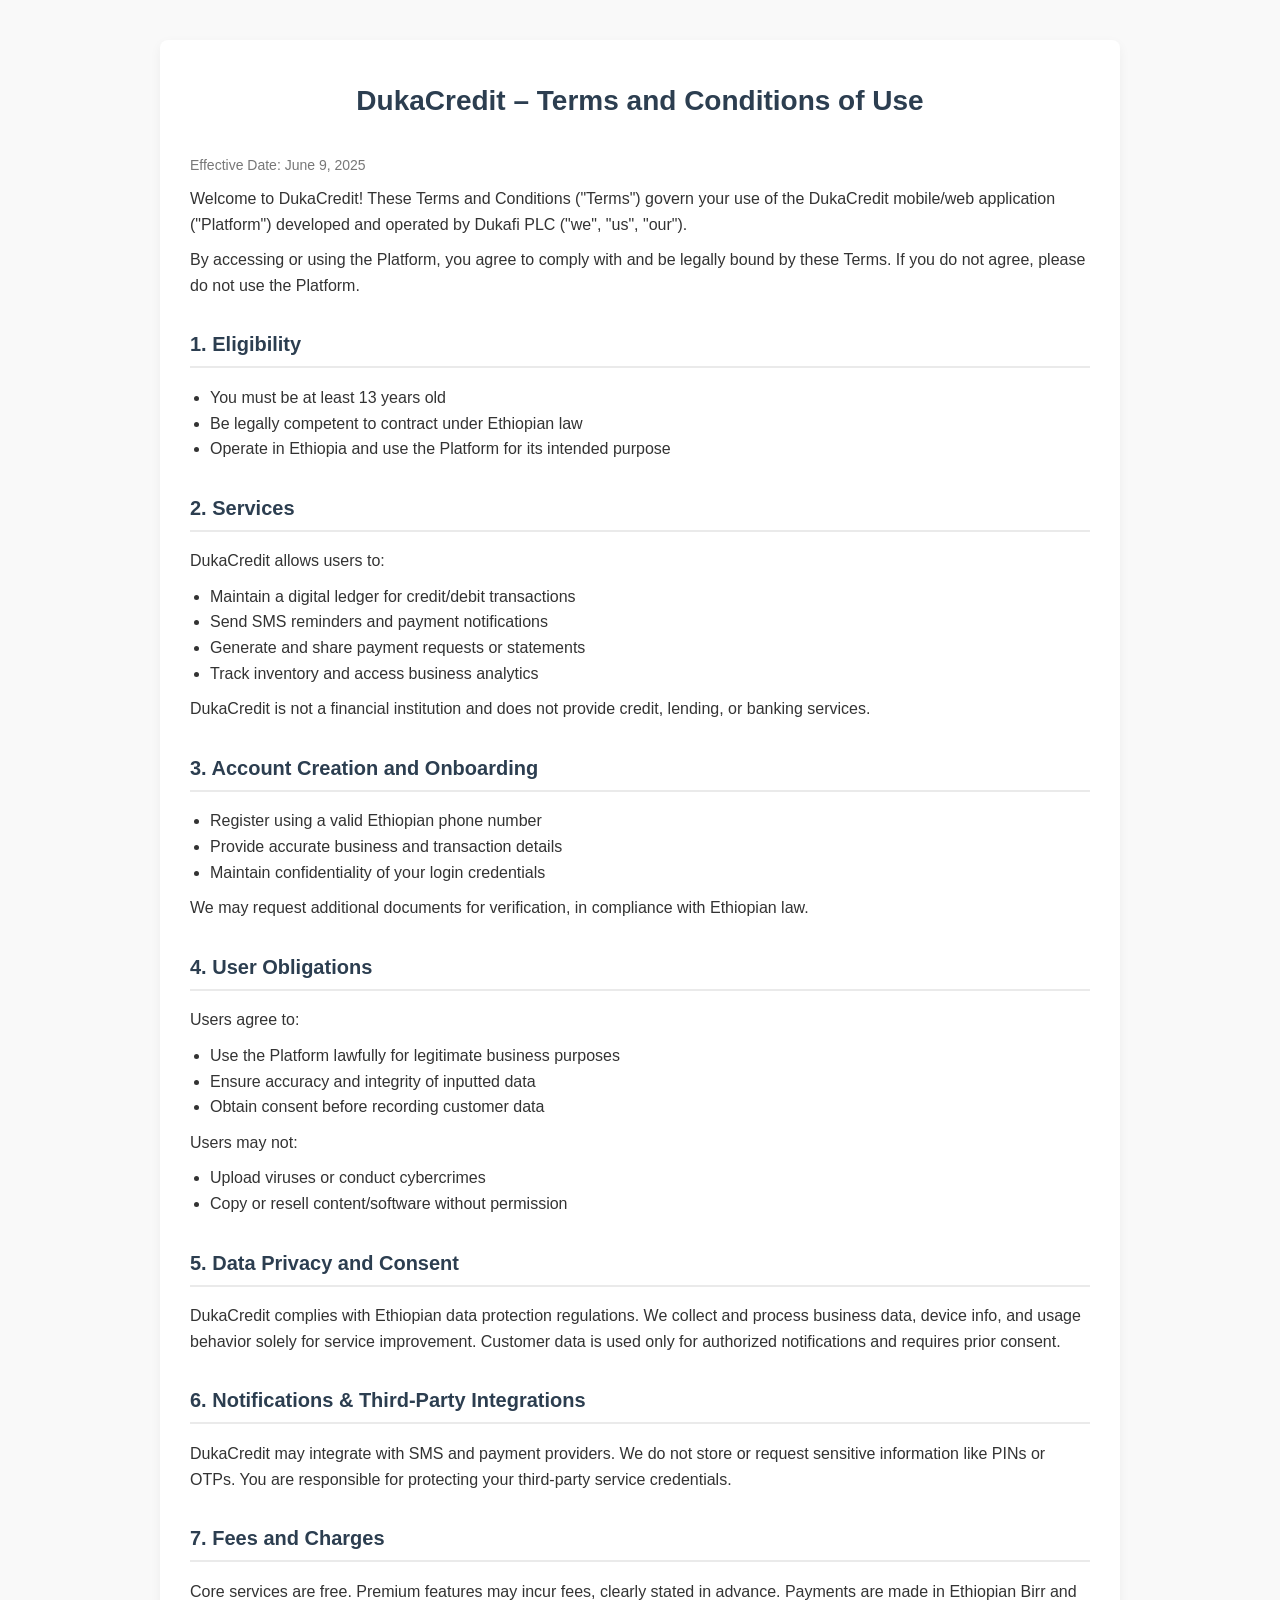
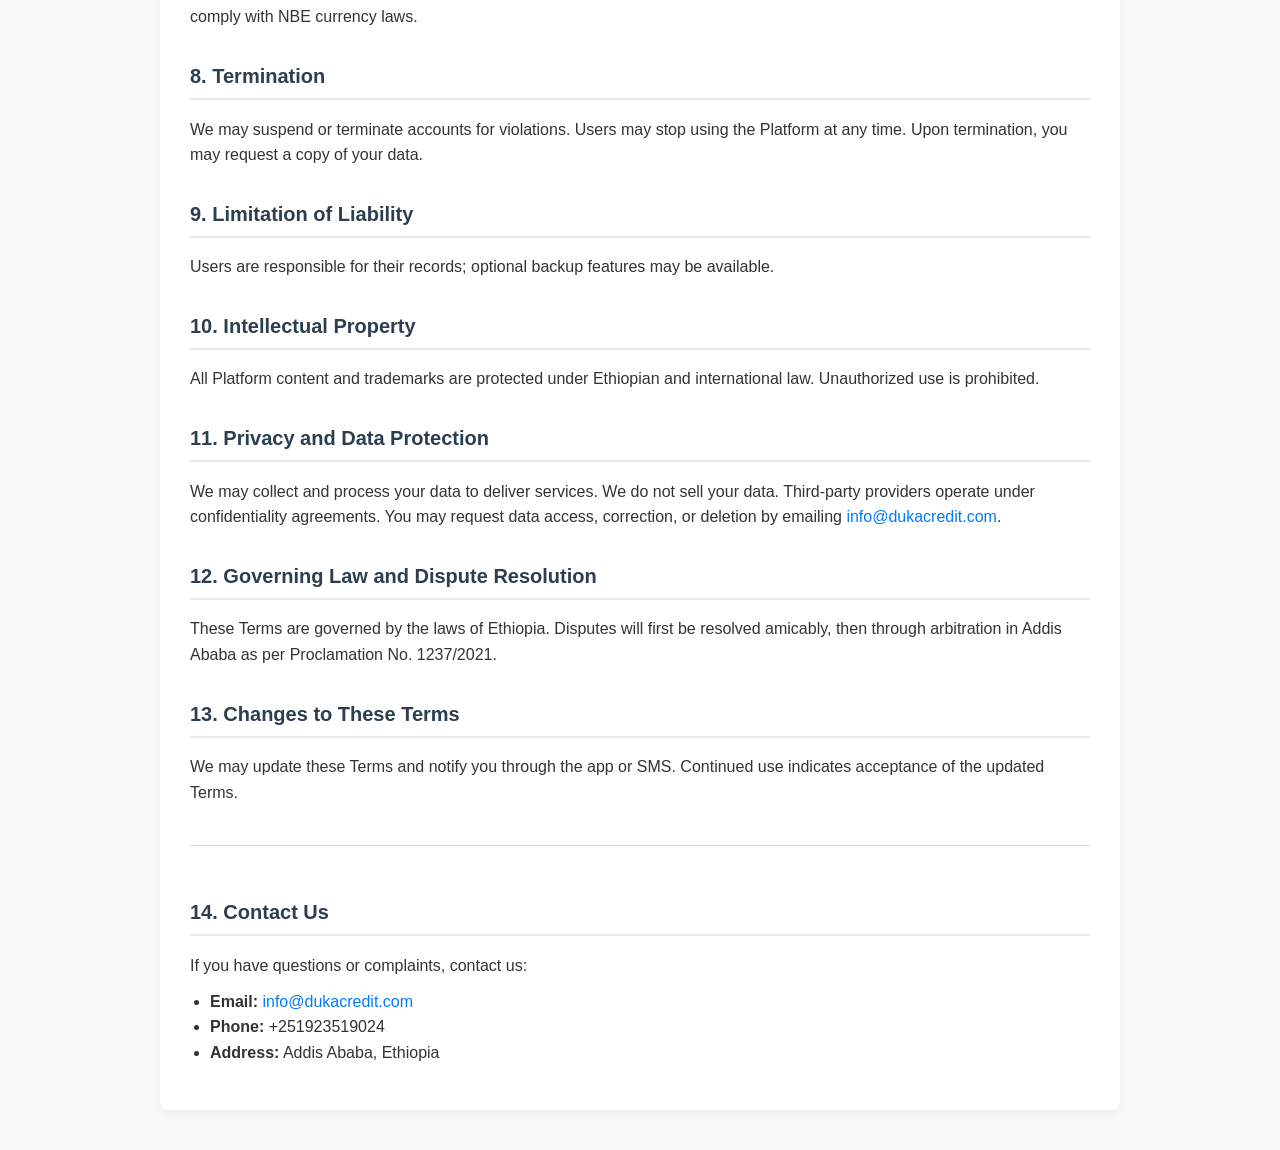
<file: TC&PP.html>
<!DOCTYPE html>
<html lang="en">
<head>
  <meta charset="UTF-8" />
  <meta name="viewport" content="width=device-width, initial-scale=1.0"/>
  <title>DukaCredit – Terms and Conditions</title>
  <style>
    body {
      font-family: 'Segoe UI', Tahoma, Geneva, Verdana, sans-serif;
      margin: 0;
      padding: 0;
      background-color: #f9f9f9;
      color: #333;
      line-height: 1.6;
    }

    .container {
      max-width: 900px;
      margin: 40px auto;
      padding: 20px 30px;
      background-color: #fff;
      box-shadow: 0 4px 12px rgba(0,0,0,0.05);
      border-radius: 8px;
    }

    h1, h2 {
      color: #2c3e50;
    }

    h1 {
      font-size: 28px;
      text-align: center;
      margin-bottom: 30px;
    }

    h2 {
      font-size: 20px;
      margin-top: 30px;
      border-bottom: 2px solid #eaeaea;
      padding-bottom: 6px;
    }

    p, ul {
      margin: 10px 0;
    }

    ul {
      padding-left: 20px;
    }

    .section {
      margin-bottom: 25px;
    }

    .contact {
      margin-top: 40px;
      padding-top: 20px;
      border-top: 1px solid #ddd;
    }

    a {
      color: #007BFF;
      text-decoration: none;
    }

    a:hover {
      text-decoration: underline;
    }

    .small {
      font-size: 14px;
      color: #777;
      margin-top: 10px;
    }
  </style>
</head>
<body>
  <div class="container">
    <h1>DukaCredit – Terms and Conditions of Use</h1>
    <p class="small">Effective Date: June 9, 2025</p>

    <div class="section">
      <p>Welcome to DukaCredit! These Terms and Conditions ("Terms") govern your use of the DukaCredit mobile/web application ("Platform") developed and operated by Dukafi PLC ("we", "us", "our").</p>
      <p>By accessing or using the Platform, you agree to comply with and be legally bound by these Terms. If you do not agree, please do not use the Platform.</p>
    </div>

    <div class="section">
      <h2>1. Eligibility</h2>
      <ul>
        <li>You must be at least 13 years old</li>
        <li>Be legally competent to contract under Ethiopian law</li>
        <li>Operate in Ethiopia and use the Platform for its intended purpose</li>
      </ul>
    </div>

    <div class="section">
      <h2>2. Services</h2>
      <p>DukaCredit allows users to:</p>
      <ul>
        <li>Maintain a digital ledger for credit/debit transactions</li>
        <li>Send SMS reminders and payment notifications</li>
        <li>Generate and share payment requests or statements</li>
        <li>Track inventory and access business analytics</li>
      </ul>
      <p>DukaCredit is not a financial institution and does not provide credit, lending, or banking services.</p>
    </div>

    <div class="section">
      <h2>3. Account Creation and Onboarding</h2>
      <ul>
        <li>Register using a valid Ethiopian phone number</li>
        <li>Provide accurate business and transaction details</li>
        <li>Maintain confidentiality of your login credentials</li>
      </ul>
      <p>We may request additional documents for verification, in compliance with Ethiopian law.</p>
    </div>

    <div class="section">
      <h2>4. User Obligations</h2>
      <p>Users agree to:</p>
      <ul>
        <li>Use the Platform lawfully for legitimate business purposes</li>
        <li>Ensure accuracy and integrity of inputted data</li>
        <li>Obtain consent before recording customer data</li>
      </ul>
      <p>Users may not:</p>
      <ul>
        <li>Upload viruses or conduct cybercrimes</li>
        <li>Copy or resell content/software without permission</li>
      </ul>
    </div>

    <div class="section">
      <h2>5. Data Privacy and Consent</h2>
      <p>DukaCredit complies with Ethiopian data protection regulations. We collect and process business data, device info, and usage behavior solely for service improvement. Customer data is used only for authorized notifications and requires prior consent.</p>
    </div>

    <div class="section">
      <h2>6. Notifications & Third-Party Integrations</h2>
      <p>DukaCredit may integrate with SMS and payment providers. We do not store or request sensitive information like PINs or OTPs. You are responsible for protecting your third-party service credentials.</p>
    </div>

    <div class="section">
      <h2>7. Fees and Charges</h2>
      <p>Core services are free. Premium features may incur fees, clearly stated in advance. Payments are made in Ethiopian Birr and comply with NBE currency laws.</p>
    </div>

    <div class="section">
      <h2>8. Termination</h2>
      <p>We may suspend or terminate accounts for violations. Users may stop using the Platform at any time. Upon termination, you may request a copy of your data.</p>
    </div>

    <div class="section">
      <h2>9. Limitation of Liability</h2>
      <p> Users are responsible for their records; optional backup features may be available.</p>
    </div>

    <div class="section">
      <h2>10. Intellectual Property</h2>
      <p>All Platform content and trademarks are protected under Ethiopian and international law. Unauthorized use is prohibited.</p>
    </div>

    <div class="section">
      <h2>11. Privacy and Data Protection</h2>
      <p>We may collect and process your data to deliver services. We do not sell your data. Third-party providers operate under confidentiality agreements. You may request data access, correction, or deletion by emailing <a href="mailto:info@dukacredit.com">info@dukacredit.com</a>.</p>
    </div>

    <div class="section">
      <h2>12. Governing Law and Dispute Resolution</h2>
      <p>These Terms are governed by the laws of Ethiopia. Disputes will first be resolved amicably, then through arbitration in Addis Ababa as per Proclamation No. 1237/2021.</p>
    </div>

    <div class="section">
      <h2>13. Changes to These Terms</h2>
      <p>We may update these Terms and notify you through the app or SMS. Continued use indicates acceptance of the updated Terms.</p>
    </div>

    <div class="section contact">
      <h2>14. Contact Us</h2>
      <p>If you have questions or complaints, contact us:</p>
      <ul>
        <li><strong>Email:</strong> <a href="mailto:info@dukacredit.com">info@dukacredit.com</a></li>
        <li><strong>Phone:</strong> +251923519024</li>
        <li><strong>Address:</strong> Addis Ababa, Ethiopia</li>
      </ul>
    </div>
  </div>
</body>
</html>
</file>
<file: inventory/styles.css>
/* DukaCredit Store — Liquid Glass Theme */

* { margin: 0; padding: 0; box-sizing: border-box; }

:root {
    --brand: #d48b08;
    --brand-light: #E49B0F;
    --accent: #b37a08;
    --success: #16a34a;
    --success-light: #22c55e;
    --error: #dc2626;
    --warning: #f59e0b;
    --dark: #1a1a2e;
    --text: #1a1a2e;
    --text-secondary: #555;
    --muted: #6b7280;
    --bg: #f0f2f5;
    --glass: rgba(255,255,255,0.45);
    --glass-border: rgba(255,255,255,0.6);
    --glass-strong: rgba(255,255,255,0.65);
    --glass-shadow: rgba(0,0,0,0.06);
    --radius: 20px;
    --radius-sm: 14px;
    --max: 1280px;
}

html { scroll-behavior: smooth; }

body {
    font-family: Inter, system-ui, -apple-system, "Segoe UI", Roboto, Helvetica, Arial;
    background: var(--bg);
    color: var(--text);
    min-height: 100vh;
    line-height: 1.6;
    -webkit-font-smoothing: antialiased;
    overflow-x: hidden;
    position: relative;
}

/* ─── Ambient Background ─── */
body::before {
    content: '';
    position: fixed;
    top: -30%;
    left: -15%;
    width: 70vw;
    height: 70vw;
    background: radial-gradient(circle, rgba(228,155,15,0.1) 0%, transparent 55%);
    pointer-events: none;
    z-index: 0;
    animation: drift 20s ease-in-out infinite alternate;
}
body::after {
    content: '';
    position: fixed;
    bottom: -25%;
    right: -15%;
    width: 60vw;
    height: 60vw;
    background: radial-gradient(circle, rgba(99,102,241,0.06) 0%, transparent 55%);
    pointer-events: none;
    z-index: 0;
    animation: drift 25s ease-in-out infinite alternate-reverse;
}

@keyframes drift {
    0% { transform: translate(0, 0) scale(1); }
    50% { transform: translate(40px, -30px) scale(1.05); }
    100% { transform: translate(-20px, 20px) scale(0.98); }
}

@keyframes fadeUp {
    from { opacity: 0; transform: translateY(20px); }
    to { opacity: 1; transform: translateY(0); }
}

@keyframes spin {
    0% { transform: rotate(0deg); }
    100% { transform: rotate(360deg); }
}

@keyframes slideIn {
    from { transform: translateX(120px); opacity: 0; }
    to { transform: translateX(0); opacity: 1; }
}

@keyframes slideOut {
    from { transform: translateX(0); opacity: 1; }
    to { transform: translateX(120px); opacity: 0; }
}

@keyframes checkmark {
    0% { transform: scale(0); }
    50% { transform: scale(1.2); }
    100% { transform: scale(1); }
}

/* ─── Glass Navigation ─── */
.navbar {
    position: sticky;
    top: 0;
    z-index: 40;
    backdrop-filter: blur(24px) saturate(180%);
    -webkit-backdrop-filter: blur(24px) saturate(180%);
    background: rgba(255,255,255,0.55);
    border-bottom: 1px solid rgba(255,255,255,0.5);
    box-shadow: 0 1px 12px rgba(0,0,0,0.04);
}

.nav-container {
    max-width: var(--max);
    margin: 0 auto;
    padding: 0 24px;
    height: 64px;
    display: flex;
    align-items: center;
    justify-content: space-between;
}

.nav-brand {
    display: flex;
    align-items: center;
    gap: 12px;
}

.logo {
    width: 38px;
    height: 38px;
    border-radius: 12px;
    object-fit: contain;
}

.brand-name {
    font-size: 20px;
    font-weight: 700;
    color: var(--brand);
    letter-spacing: -0.02em;
}

.cart-btn {
    background: linear-gradient(135deg, var(--brand) 0%, var(--accent) 100%);
    color: white;
    border: none;
    padding: 10px 20px;
    border-radius: var(--radius-sm);
    font-weight: 600;
    cursor: pointer;
    display: flex;
    align-items: center;
    gap: 8px;
    font-size: 14px;
    transition: all 0.3s ease;
    box-shadow: 0 4px 16px rgba(228,155,15,0.25);
    border: 1px solid rgba(255,255,255,0.1);
}

.cart-btn:hover {
    transform: translateY(-2px);
    box-shadow: 0 6px 24px rgba(228,155,15,0.35);
}

.cart-count {
    background: white;
    color: var(--brand);
    padding: 1px 7px;
    border-radius: 10px;
    font-size: 12px;
    font-weight: 700;
    min-width: 20px;
    text-align: center;
}

/* ─── Loading & Error ─── */
.loading {
    text-align: center;
    padding: 100px 20px;
    position: relative;
    z-index: 1;
}

.spinner {
    width: 40px;
    height: 40px;
    border: 3px solid rgba(228,155,15,0.15);
    border-top: 3px solid var(--brand);
    border-radius: 50%;
    animation: spin 0.8s linear infinite;
    margin: 0 auto 20px;
}

.loading p { color: var(--muted); }

.error-container {
    text-align: center;
    padding: 100px 20px;
    color: var(--muted);
    position: relative;
    z-index: 1;
}

.error-container h2 {
    color: var(--error);
    margin-bottom: 12px;
    font-size: 22px;
}

.error-container button {
    margin-top: 20px;
    padding: 10px 24px;
    background: linear-gradient(135deg, var(--brand) 0%, var(--accent) 100%);
    color: white;
    border: none;
    border-radius: var(--radius-sm);
    cursor: pointer;
    font-weight: 600;
    font-size: 14px;
    transition: all 0.3s ease;
    box-shadow: 0 4px 16px rgba(228,155,15,0.25);
}

.error-container button:hover {
    transform: translateY(-2px);
    box-shadow: 0 6px 24px rgba(228,155,15,0.35);
}

/* ─── Store Header ─── */
.store-header {
    background: linear-gradient(135deg, rgba(228,155,15,0.12) 0%, rgba(212,139,8,0.06) 100%);
    backdrop-filter: blur(20px);
    -webkit-backdrop-filter: blur(20px);
    border-bottom: 1px solid rgba(228,155,15,0.1);
    padding: 40px 24px;
    position: relative;
    z-index: 1;
}

.store-header-content {
    max-width: var(--max);
    margin: 0 auto;
}

.store-name {
    font-size: 28px;
    font-weight: 800;
    color: var(--dark);
    letter-spacing: -0.02em;
    margin-bottom: 12px;
}

.store-meta {
    display: flex;
    gap: 20px;
    color: var(--text-secondary);
    font-size: 14px;
    flex-wrap: wrap;
}

/* ─── Search & Filters ─── */
.search-filter-bar {
    max-width: var(--max);
    margin: 24px auto 0;
    padding: 0 24px;
    position: relative;
    z-index: 1;
}

.search-container {
    max-width: var(--max);
    margin: 24px auto 0;
    padding: 0 24px;
    position: relative;
    z-index: 1;
}

.search-input {
    width: 100%;
    max-width: 480px;
    padding: 12px 20px;
    background: var(--glass);
    backdrop-filter: blur(16px);
    -webkit-backdrop-filter: blur(16px);
    border: 1px solid var(--glass-border);
    border-radius: var(--radius-sm);
    font-size: 15px;
    color: var(--text);
    outline: none;
    transition: all 0.3s ease;
    box-shadow: 0 2px 8px var(--glass-shadow);
}

.search-input:focus {
    border-color: rgba(228,155,15,0.3);
    box-shadow: 0 4px 16px rgba(228,155,15,0.08);
}

.search-input::placeholder { color: var(--muted); }

.category-filters {
    display: flex;
    gap: 8px;
    flex-wrap: wrap;
    margin-top: 14px;
}

.category-chip {
    padding: 6px 16px;
    border-radius: 999px;
    background: var(--glass);
    backdrop-filter: blur(12px);
    -webkit-backdrop-filter: blur(12px);
    border: 1px solid var(--glass-border);
    color: var(--muted);
    font-size: 13px;
    font-weight: 500;
    cursor: pointer;
    transition: all 0.3s ease;
    white-space: nowrap;
}

.category-chip:hover {
    border-color: rgba(228,155,15,0.2);
    color: var(--text);
    background: var(--glass-strong);
}

.category-chip.active {
    background: rgba(228,155,15,0.1);
    border-color: rgba(228,155,15,0.25);
    color: var(--brand);
    font-weight: 600;
}

/* ─── Main Container ─── */
.main-container {
    max-width: var(--max);
    margin: 0 auto;
    padding: 24px 24px 40px;
    min-height: 400px;
    position: relative;
    z-index: 1;
}

/* ─── Product Grid ─── */
.products-grid {
    display: grid;
    grid-template-columns: repeat(auto-fill, minmax(260px, 1fr));
    gap: 20px;
    margin-bottom: 40px;
}

.product-card {
    background: var(--glass);
    backdrop-filter: blur(20px);
    -webkit-backdrop-filter: blur(20px);
    border: 1px solid var(--glass-border);
    border-radius: var(--radius);
    overflow: hidden;
    transition: all 0.4s cubic-bezier(0.25, 0.46, 0.45, 0.94);
    box-shadow: 0 4px 16px var(--glass-shadow);
    position: relative;
}

.product-card::before {
    content: '';
    position: absolute;
    top: 0;
    left: 0;
    right: 0;
    height: 1px;
    background: linear-gradient(90deg, transparent, rgba(255,255,255,0.8), transparent);
    z-index: 1;
}

.product-card:hover {
    transform: translateY(-4px);
    box-shadow: 0 16px 40px rgba(0,0,0,0.08), 0 0 20px rgba(228,155,15,0.08);
    border-color: rgba(228,155,15,0.15);
    background: var(--glass-strong);
}

.product-image {
    height: 200px;
    background: linear-gradient(135deg, #f5f5f5, #e8e8e8);
    display: flex;
    align-items: center;
    justify-content: center;
    position: relative;
    overflow: hidden;
}

.product-image img {
    width: 100%;
    height: 100%;
    object-fit: cover;
}

.product-badge {
    position: absolute;
    top: 10px;
    right: 10px;
    color: white;
    padding: 4px 10px;
    border-radius: 999px;
    font-size: 11px;
    font-weight: 600;
    z-index: 2;
    backdrop-filter: blur(8px);
    -webkit-backdrop-filter: blur(8px);
}

.badge-success { background: rgba(22,163,74,0.85); }
.badge-warning { background: rgba(245,158,11,0.85); }
.badge-error { background: rgba(220,38,38,0.85); }

.product-info { padding: 18px; }

.product-name {
    font-size: 16px;
    font-weight: 600;
    margin-bottom: 6px;
    color: var(--dark);
}

.product-price {
    font-size: 20px;
    font-weight: 700;
    color: var(--brand);
    margin-bottom: 8px;
}

.product-stock {
    font-size: 13px;
    color: var(--muted);
    margin-bottom: 14px;
}

.add-to-cart-btn {
    width: 100%;
    background: linear-gradient(135deg, var(--brand) 0%, var(--accent) 100%);
    color: white;
    border: none;
    padding: 10px;
    border-radius: var(--radius-sm);
    font-weight: 600;
    cursor: pointer;
    transition: all 0.3s ease;
    font-size: 14px;
    box-shadow: 0 4px 12px rgba(228,155,15,0.2);
    border: 1px solid rgba(255,255,255,0.1);
}

.add-to-cart-btn:hover:not(:disabled) {
    transform: translateY(-1px);
    box-shadow: 0 6px 20px rgba(228,155,15,0.3);
}

.add-to-cart-btn:disabled {
    background: #ccc;
    box-shadow: none;
    cursor: not-allowed;
}

.add-to-cart-btn.in-cart {
    background: rgba(22,163,74,0.1);
    color: var(--success);
    border: 1px solid rgba(22,163,74,0.2);
    box-shadow: none;
}

.add-to-cart-btn.in-cart:hover:not(:disabled) {
    background: rgba(22,163,74,0.15);
    box-shadow: none;
    transform: none;
}

/* ─── Cart Overlay + Sidebar ─── */
.cart-overlay {
    position: fixed;
    inset: 0;
    background: rgba(0,0,0,0.3);
    backdrop-filter: blur(4px);
    -webkit-backdrop-filter: blur(4px);
    z-index: 999;
    opacity: 0;
    visibility: hidden;
    transition: all 0.3s ease;
}

.cart-overlay.open {
    opacity: 1;
    visibility: visible;
}

.cart-sidebar {
    position: fixed;
    right: -420px;
    top: 0;
    width: 400px;
    height: 100vh;
    background: rgba(255,255,255,0.85);
    backdrop-filter: blur(24px) saturate(180%);
    -webkit-backdrop-filter: blur(24px) saturate(180%);
    border-left: 1px solid rgba(255,255,255,0.5);
    box-shadow: -4px 0 24px rgba(0,0,0,0.08);
    transition: right 0.35s cubic-bezier(0.25, 0.46, 0.45, 0.94);
    z-index: 1000;
    display: flex;
    flex-direction: column;
}

.cart-sidebar.open { right: 0; }

.cart-header {
    padding: 20px;
    border-bottom: 1px solid rgba(0,0,0,0.06);
    display: flex;
    justify-content: space-between;
    align-items: center;
}

.cart-header h2 {
    font-size: 18px;
    font-weight: 700;
    color: var(--dark);
}

.close-btn {
    background: var(--glass);
    border: 1px solid var(--glass-border);
    font-size: 16px;
    cursor: pointer;
    color: var(--muted);
    width: 36px;
    height: 36px;
    border-radius: 10px;
    display: flex;
    align-items: center;
    justify-content: center;
    transition: all 0.2s ease;
}

.close-btn:hover {
    background: var(--glass-strong);
    color: var(--dark);
}

.cart-items {
    flex: 1;
    overflow-y: auto;
    padding: 16px 20px;
}

.cart-item {
    background: var(--glass);
    border: 1px solid var(--glass-border);
    padding: 14px;
    border-radius: var(--radius-sm);
    margin-bottom: 10px;
}

.cart-item-name {
    font-weight: 600;
    font-size: 14px;
    color: var(--dark);
    margin-bottom: 4px;
}

.cart-item-price {
    color: var(--muted);
    font-size: 13px;
    margin-bottom: 10px;
}

.cart-item-controls {
    display: flex;
    align-items: center;
    justify-content: space-between;
}

.quantity-controls {
    display: flex;
    align-items: center;
    gap: 10px;
}

.quantity-controls span {
    font-weight: 600;
    font-size: 14px;
    min-width: 20px;
    text-align: center;
}

.quantity-btn {
    background: var(--glass-strong);
    border: 1px solid var(--glass-border);
    width: 30px;
    height: 30px;
    border-radius: 8px;
    cursor: pointer;
    font-weight: 600;
    display: flex;
    align-items: center;
    justify-content: center;
    transition: all 0.2s ease;
    color: var(--dark);
}

.quantity-btn:hover {
    border-color: rgba(228,155,15,0.2);
    background: rgba(228,155,15,0.08);
}

.remove-btn {
    color: var(--error);
    background: none;
    border: none;
    cursor: pointer;
    font-size: 13px;
    padding: 4px 8px;
    font-weight: 500;
    transition: opacity 0.2s;
}

.remove-btn:hover { opacity: 0.7; }

.cart-footer {
    padding: 16px 20px;
    border-top: 1px solid rgba(0,0,0,0.06);
}

.cart-total {
    display: flex;
    justify-content: space-between;
    font-size: 18px;
    font-weight: 700;
    margin-bottom: 14px;
    color: var(--dark);
}

.checkout-btn {
    width: 100%;
    background: linear-gradient(135deg, var(--success) 0%, var(--success-light) 100%);
    color: white;
    border: none;
    padding: 12px;
    border-radius: var(--radius-sm);
    font-weight: 600;
    cursor: pointer;
    font-size: 15px;
    margin-bottom: 8px;
    transition: all 0.3s ease;
    box-shadow: 0 4px 12px rgba(22,163,74,0.2);
}

.checkout-btn:hover:not(:disabled) {
    transform: translateY(-1px);
    box-shadow: 0 6px 20px rgba(22,163,74,0.3);
}

.checkout-btn:disabled {
    background: #ccc;
    box-shadow: none;
    cursor: not-allowed;
}

.clear-cart-btn {
    width: 100%;
    background: var(--glass);
    border: 1px solid var(--glass-border);
    color: var(--muted);
    padding: 9px;
    border-radius: var(--radius-sm);
    font-weight: 500;
    cursor: pointer;
    font-size: 13px;
    transition: all 0.2s ease;
}

.clear-cart-btn:hover {
    background: var(--glass-strong);
    color: var(--text);
}

.empty-cart {
    text-align: center;
    padding: 48px 20px;
    color: var(--muted);
    font-size: 14px;
    line-height: 2;
}

.empty-state {
    text-align: center;
    padding: 60px 20px;
    color: var(--muted);
}

.empty-state h2 {
    font-size: 20px;
    margin-bottom: 8px;
    color: var(--text-secondary);
}

/* ─── Modal ─── */
.modal {
    display: none;
    position: fixed;
    inset: 0;
    background: rgba(0,0,0,0.35);
    backdrop-filter: blur(6px);
    -webkit-backdrop-filter: blur(6px);
    z-index: 2000;
    align-items: center;
    justify-content: center;
}

.modal.open { display: flex; }

.modal-content {
    background: rgba(255,255,255,0.92);
    backdrop-filter: blur(24px) saturate(180%);
    -webkit-backdrop-filter: blur(24px) saturate(180%);
    border: 1px solid rgba(255,255,255,0.5);
    border-radius: var(--radius);
    width: 90%;
    max-width: 500px;
    max-height: 90vh;
    overflow-y: auto;
    box-shadow: 0 24px 48px rgba(0,0,0,0.12);
    animation: fadeUp 0.3s ease-out;
}

.modal-header {
    padding: 20px;
    border-bottom: 1px solid rgba(0,0,0,0.06);
    display: flex;
    justify-content: space-between;
    align-items: center;
}

.modal-header h2 {
    font-size: 18px;
    font-weight: 700;
    color: var(--dark);
}

.modal-body { padding: 20px; }

.form-group { margin-bottom: 18px; }

.form-group label {
    display: block;
    margin-bottom: 6px;
    font-weight: 500;
    color: var(--text-secondary);
    font-size: 14px;
}

.form-group input,
.form-group textarea {
    width: 100%;
    padding: 10px 14px;
    background: var(--glass);
    border: 1px solid var(--glass-border);
    border-radius: var(--radius-sm);
    font-size: 15px;
    color: var(--text);
    outline: none;
    transition: all 0.3s ease;
    font-family: inherit;
}

.form-group input:focus,
.form-group textarea:focus {
    border-color: rgba(228,155,15,0.3);
    box-shadow: 0 0 0 3px rgba(228,155,15,0.06);
}

.order-summary {
    background: var(--glass);
    border: 1px solid var(--glass-border);
    padding: 16px;
    border-radius: var(--radius-sm);
    margin-bottom: 18px;
}

.order-summary h3 {
    margin-bottom: 12px;
    color: var(--dark);
    font-size: 15px;
}

.order-summary-row {
    display: flex;
    justify-content: space-between;
    margin-bottom: 6px;
    font-size: 13px;
    color: var(--text-secondary);
}

.order-summary-total {
    display: flex;
    justify-content: space-between;
    font-weight: 700;
    font-size: 16px;
    margin-top: 12px;
    padding-top: 12px;
    border-top: 2px solid rgba(0,0,0,0.06);
    color: var(--dark);
}

.submit-btn {
    width: 100%;
    background: linear-gradient(135deg, var(--success) 0%, var(--success-light) 100%);
    color: white;
    border: none;
    padding: 12px;
    border-radius: var(--radius-sm);
    font-weight: 600;
    font-size: 15px;
    cursor: pointer;
    transition: all 0.3s ease;
    box-shadow: 0 4px 12px rgba(22,163,74,0.2);
}

.submit-btn:hover:not(:disabled) {
    transform: translateY(-1px);
    box-shadow: 0 6px 20px rgba(22,163,74,0.3);
}

.submit-btn:disabled {
    background: #ccc;
    box-shadow: none;
    cursor: not-allowed;
}

/* ─── Order Confirmation ─── */
.order-confirmation {
    text-align: center;
    padding: 32px 20px;
}

.confirmation-icon {
    width: 64px;
    height: 64px;
    background: rgba(22,163,74,0.1);
    border-radius: 50%;
    display: flex;
    align-items: center;
    justify-content: center;
    margin: 0 auto 16px;
    font-size: 32px;
    animation: checkmark 0.5s ease-out;
}

.order-confirmation h2 {
    color: var(--success);
    font-size: 22px;
    margin-bottom: 8px;
}

.order-confirmation p {
    color: var(--muted);
    font-size: 14px;
    margin-bottom: 6px;
}

.order-number {
    display: inline-block;
    background: var(--glass);
    border: 1px solid var(--glass-border);
    padding: 8px 18px;
    border-radius: var(--radius-sm);
    font-weight: 700;
    color: var(--dark);
    margin: 12px 0;
    font-size: 16px;
}

.continue-btn {
    margin-top: 16px;
    padding: 10px 28px;
    background: linear-gradient(135deg, var(--brand) 0%, var(--accent) 100%);
    color: white;
    border: none;
    border-radius: var(--radius-sm);
    font-weight: 600;
    font-size: 14px;
    cursor: pointer;
    transition: all 0.3s ease;
    box-shadow: 0 4px 16px rgba(228,155,15,0.25);
}

.continue-btn:hover {
    transform: translateY(-2px);
    box-shadow: 0 6px 24px rgba(228,155,15,0.35);
}

/* ─── Toast Notifications ─── */
.toast-container {
    position: fixed;
    top: 76px;
    right: 20px;
    z-index: 3000;
    display: flex;
    flex-direction: column;
    gap: 8px;
    pointer-events: none;
}

.toast {
    background: rgba(22,163,74,0.9);
    backdrop-filter: blur(12px);
    -webkit-backdrop-filter: blur(12px);
    color: white;
    padding: 12px 18px;
    border-radius: var(--radius-sm);
    font-size: 14px;
    font-weight: 500;
    box-shadow: 0 8px 24px rgba(0,0,0,0.1);
    animation: slideIn 0.3s ease-out;
    pointer-events: auto;
    max-width: 320px;
}

.toast.removing { animation: slideOut 0.3s ease-in forwards; }
.toast.error { background: rgba(220,38,38,0.9); }
.toast.warning { background: rgba(245,158,11,0.9); }

/* ─── Footer ─── */
.footer {
    background: var(--dark);
    color: #9ca3af;
    padding: 40px 24px 28px;
    margin-top: 60px;
    position: relative;
    z-index: 1;
}

.footer-content {
    max-width: var(--max);
    margin: 0 auto;
    display: grid;
    grid-template-columns: repeat(auto-fit, minmax(200px, 1fr));
    gap: 36px;
    margin-bottom: 28px;
}

.footer-brand {
    display: flex;
    flex-direction: column;
    gap: 12px;
}

.footer-logo {
    display: flex;
    align-items: center;
    gap: 10px;
}

.footer-logo .logo {
    width: 34px;
    height: 34px;
}

.footer-logo .brand-name {
    color: white;
    font-size: 18px;
}

.footer-brand p {
    font-size: 13px;
    line-height: 1.6;
}

.footer-section h4 {
    color: white;
    font-size: 13px;
    font-weight: 600;
    margin-bottom: 14px;
    text-transform: uppercase;
    letter-spacing: 0.5px;
}

.footer-links {
    display: flex;
    flex-direction: column;
    gap: 8px;
}

.footer-links a {
    color: #9ca3af;
    text-decoration: none;
    transition: color 0.2s;
    display: flex;
    align-items: center;
    gap: 8px;
    font-size: 14px;
}

.footer-links a:hover { color: white; }

.app-button {
    display: inline-flex;
    align-items: center;
    gap: 8px;
    background: rgba(255,255,255,0.06);
    color: white;
    padding: 8px 16px;
    border-radius: 10px;
    text-decoration: none;
    transition: background 0.2s;
    border: 1px solid rgba(255,255,255,0.08);
    font-size: 14px;
}

.app-button:hover { background: rgba(255,255,255,0.1); }

.footer-bottom {
    border-top: 1px solid rgba(255,255,255,0.06);
    padding-top: 20px;
    text-align: center;
    color: #6b7280;
    font-size: 13px;
}

/* ─── Focus ─── */
a:focus-visible, button:focus-visible, input:focus-visible, textarea:focus-visible {
    outline: 2px solid var(--brand);
    outline-offset: 2px;
    border-radius: 4px;
}

/* ─── Responsive ─── */
@media (max-width: 768px) {
    .footer-content {
        grid-template-columns: 1fr;
        text-align: center;
    }
    .footer-logo { justify-content: center; }
    .store-meta { flex-direction: column; gap: 8px; }
    .store-name { font-size: 22px; }
    .category-filters { justify-content: center; }
}

@media (max-width: 480px) {
    .cart-sidebar { width: 100%; right: -100%; }
    .products-grid {
        grid-template-columns: repeat(auto-fill, minmax(150px, 1fr));
        gap: 12px;
    }
    .product-info { padding: 14px; }
    .product-name { font-size: 14px; }
    .product-price { font-size: 17px; }
    .nav-container { padding: 0 16px; }
    .search-container, .main-container { padding-left: 16px; padding-right: 16px; }
    .store-header { padding: 28px 16px; }
}
</file>
